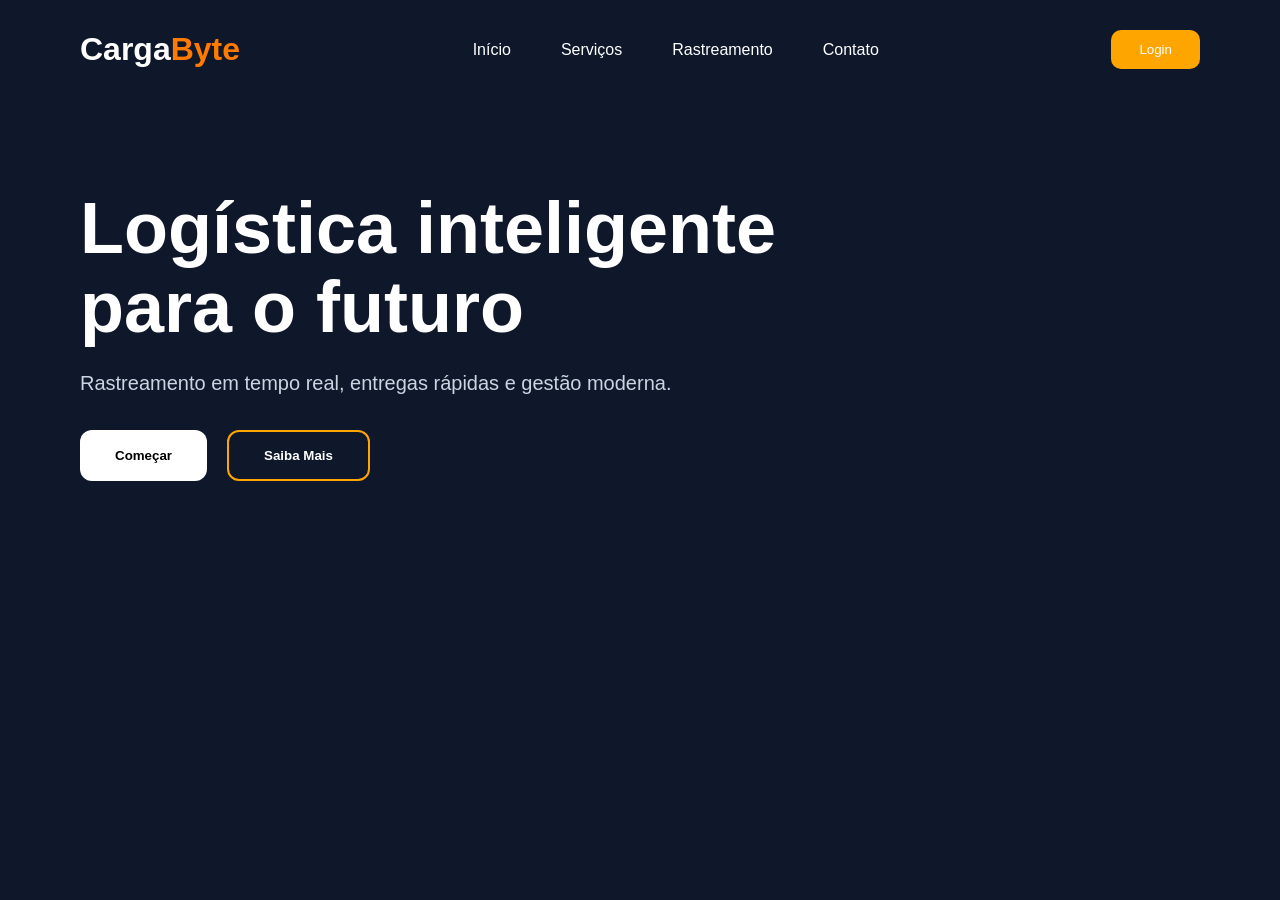
<file: index.html>
<!DOCTYPE html>
<html lang="pt-BR">

<head>
  <meta charset="UTF-8">
  <meta name="viewport" content="width=device-width, initial-scale=1.0">

  <title>CargaByte</title>

  <link rel="stylesheet" href="style.css">

  <link rel="preconnect" href="https://fonts.googleapis.com">

  <link href="https://fonts.googleapis.com/css2?family=Poppins:wght@300;400;500;600;700&display=swap" rel="stylesheet">
</head>

<body>

  <header class="topo">

    <nav class="navbar">

      <div class="logo">
        <span class="branco">Carga</span><span class="laranja">Byte</span>
      </div>

      <ul class="menu">
        <li><a href="#">Início</a></li>
        <li><a href="#">Serviços</a></li>
        <li><a href="#">Rastreamento</a></li>
        <li><a href="#">Contato</a></li>
      </ul>

      <button class="btn-nav">Login</button>

    </nav>

    <section class="hero">

      <div class="hero-texto">

        <h1>
          Logística inteligente<br>
          para o futuro
        </h1>

        <p>
          Rastreamento em tempo real,
          entregas rápidas e gestão moderna.
        </p>

        <div class="botoes">
          <button class="btn-primary">Começar</button>
          <button class="btn-secondary">Saiba Mais</button>
        </div>

      </div>

    </section>
    <script src="script.js"></script>
  </header>
</body>
</html>
</file>
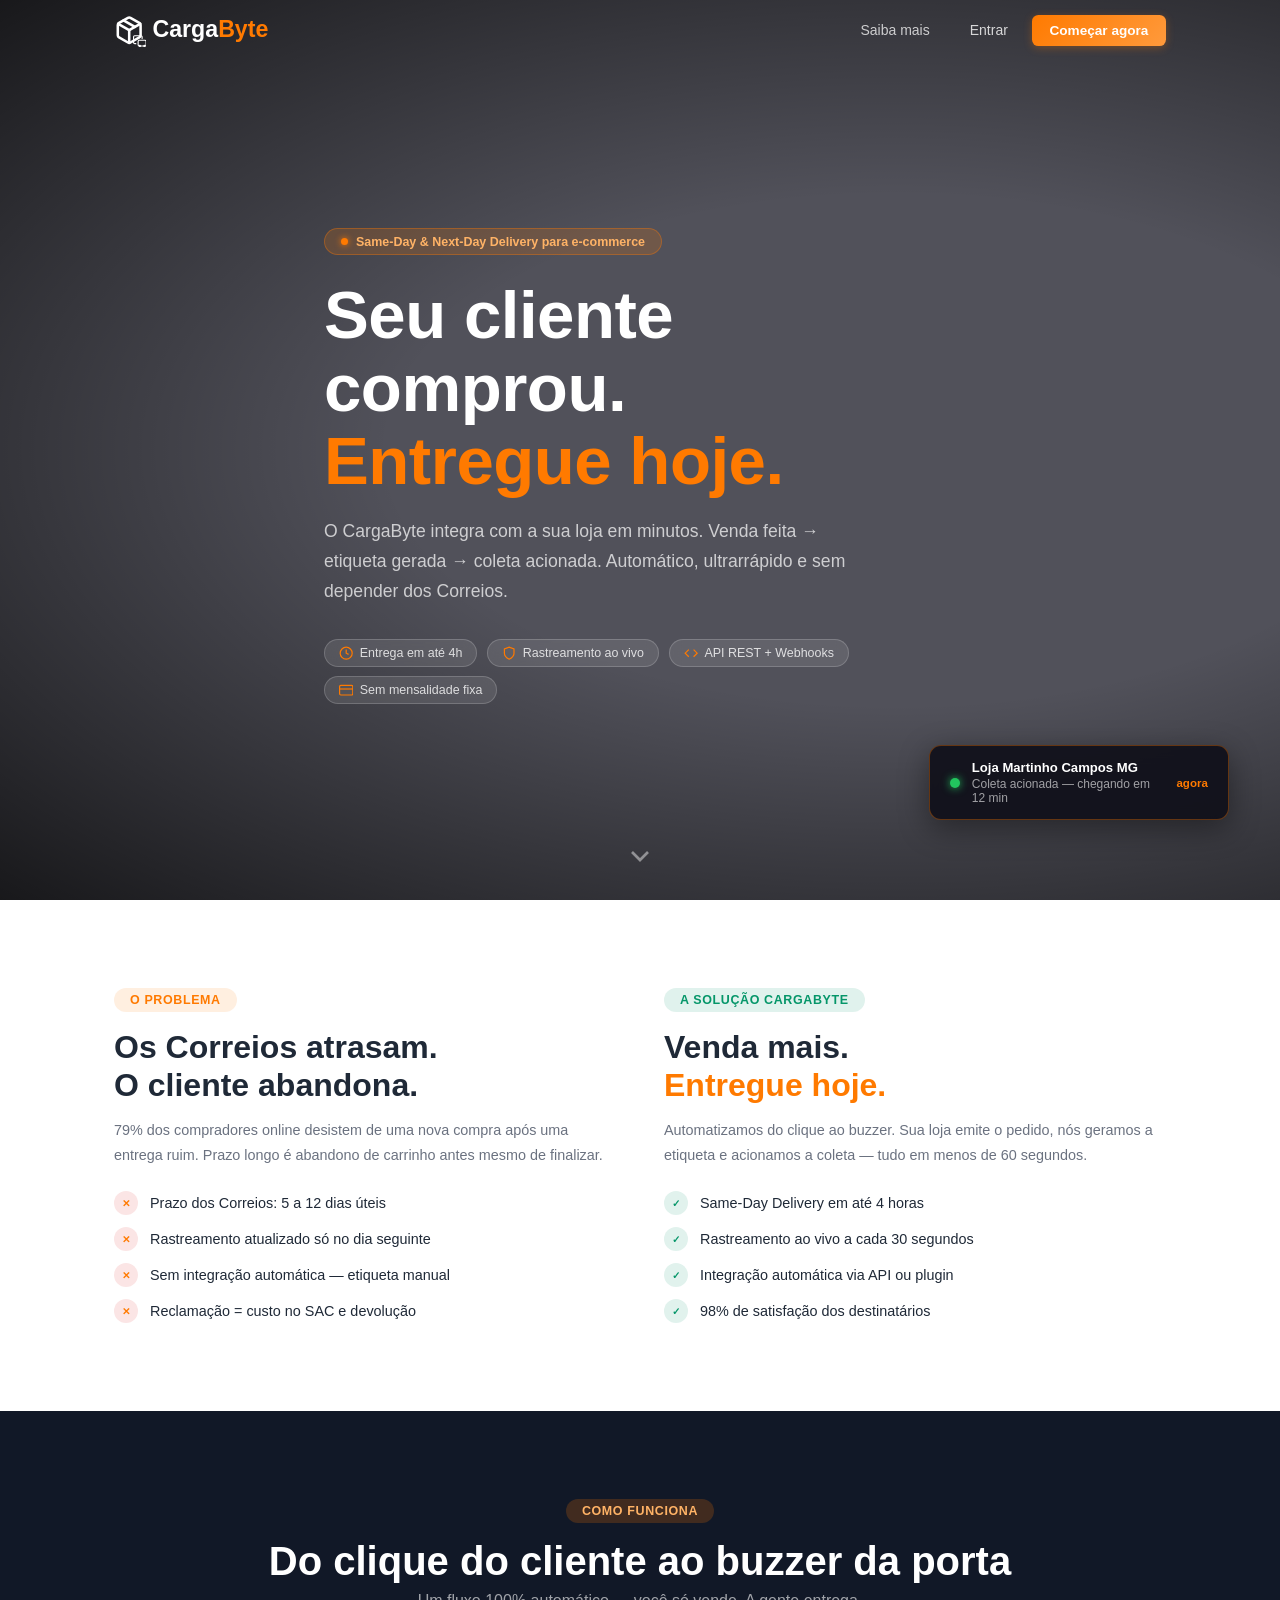
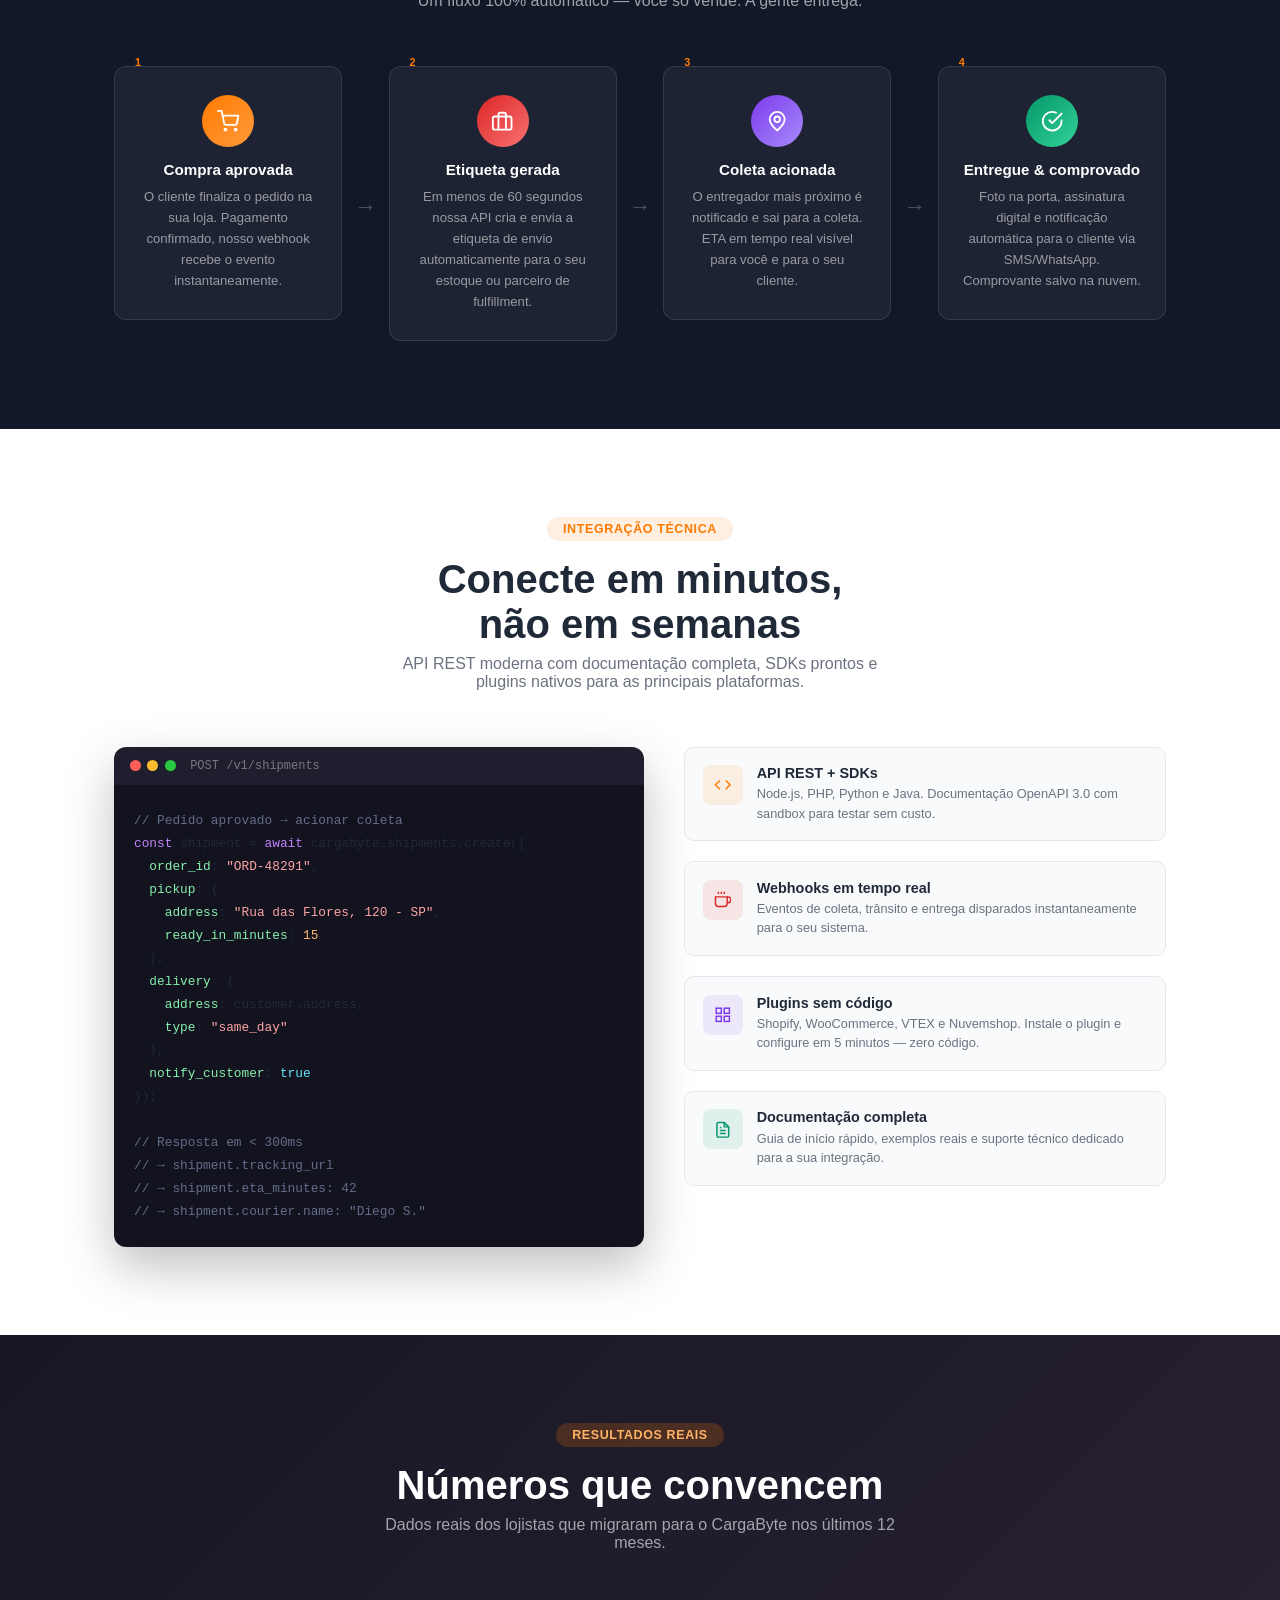
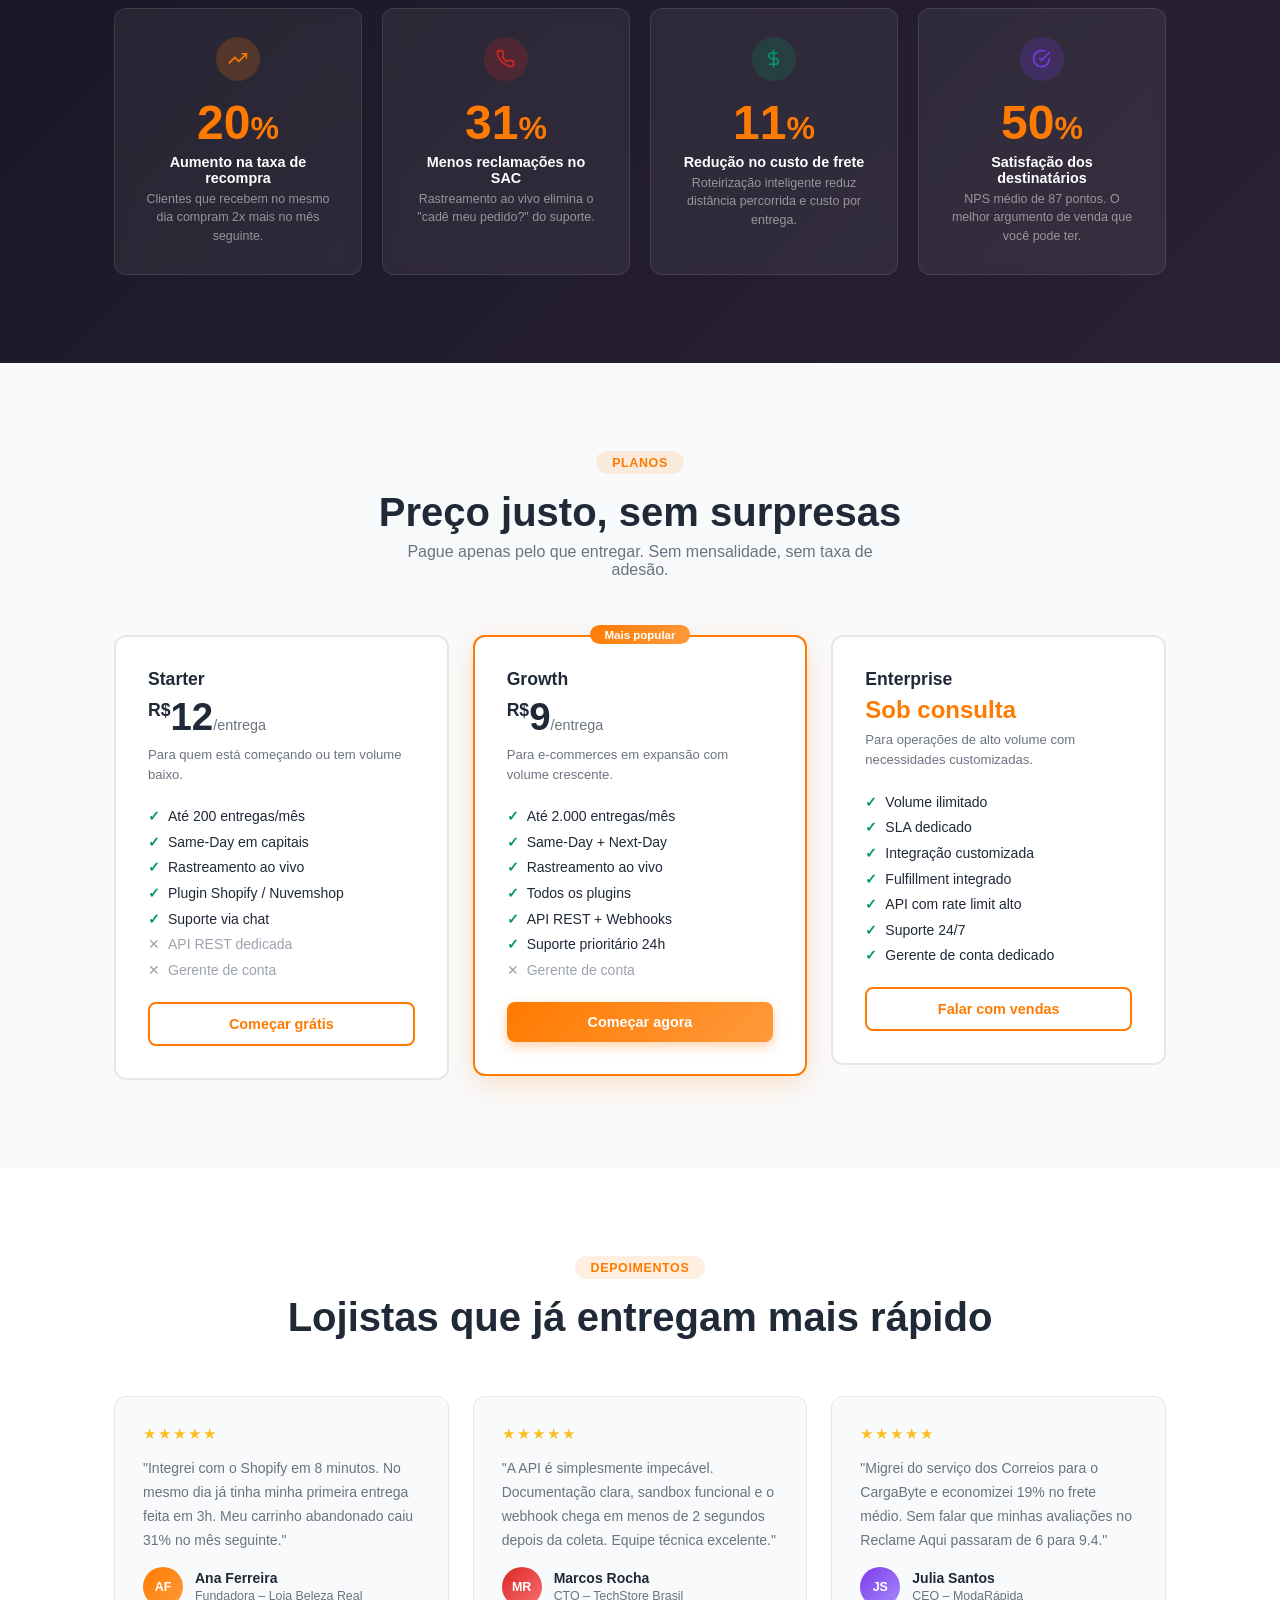
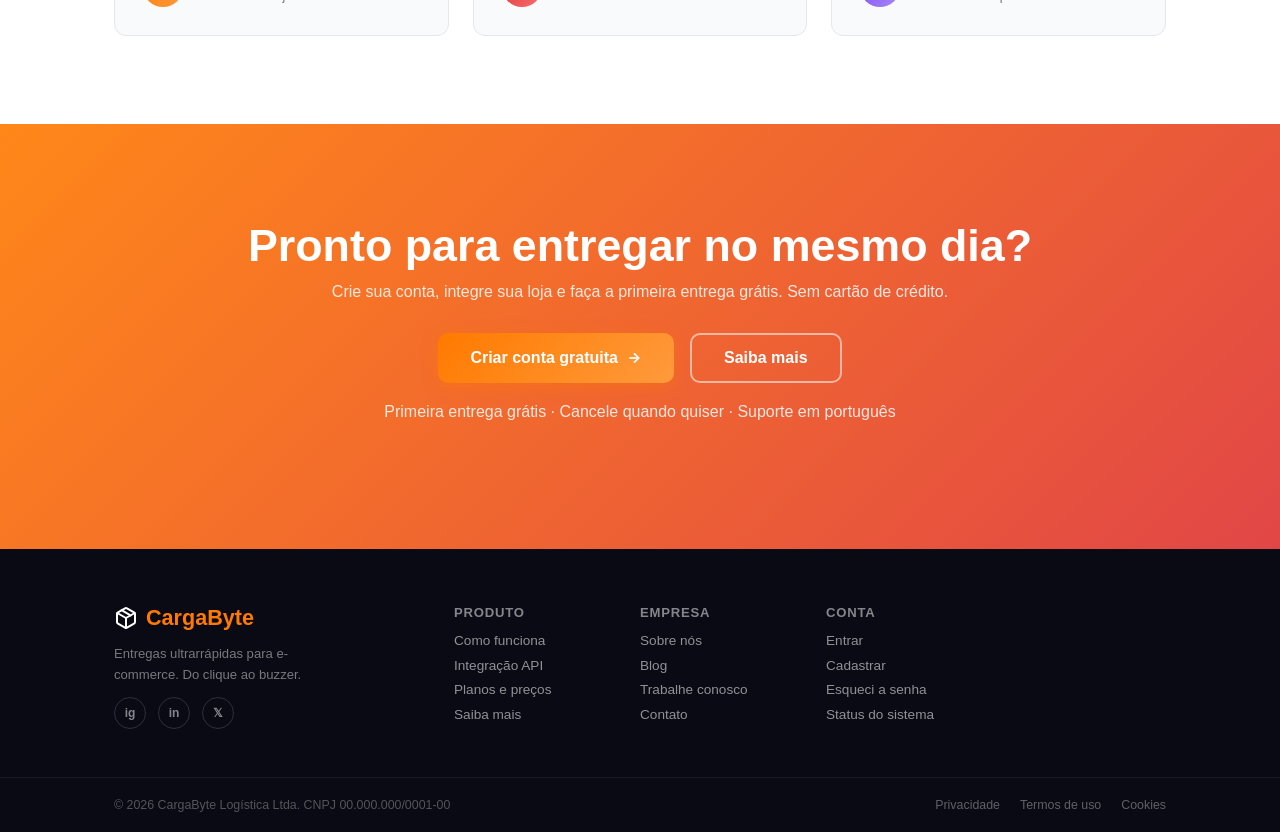
<file: comecar.html>
<!DOCTYPE html>
<html lang="pt-BR">
<head>
  <meta charset="UTF-8" />
  <meta name="viewport" content="width=device-width, initial-scale=1.0" />
  <title>CargaByte – Entrega no Mesmo Dia para E-commerce</title>
  <link rel="stylesheet" href="comecarStyling.css" />
</head>
<body>

  <!-- ===== NAVBAR ===== -->
  <nav class="navbar" id="navbar">
    <div class="nav-inner">
      <a href="#" class="nav-logo">
        <div class="logo-icons">
          <svg class="icon-pkg" viewBox="0 0 24 24" fill="none" stroke="currentColor" stroke-width="2" stroke-linecap="round" stroke-linejoin="round">
            <path d="M16.5 9.4 7.55 4.24"/><path d="M21 16V8a2 2 0 0 0-1-1.73l-7-4a2 2 0 0 0-2 0l-7 4A2 2 0 0 0 3 8v8a2 2 0 0 0 1 1.73l7 4a2 2 0 0 0 2 0l7-4A2 2 0 0 0 21 16z"/>
            <polyline points="3.29 7 12 12 20.71 7"/><line x1="12" y1="22" x2="12" y2="12"/>
          </svg>
          <svg class="icon-trk" viewBox="0 0 24 24" fill="none" stroke="currentColor" stroke-width="2" stroke-linecap="round" stroke-linejoin="round">
            <path d="M5 17H3a2 2 0 0 1-2-2V5a2 2 0 0 1 2-2h11a2 2 0 0 1 2 2v3"/>
            <rect x="9" y="11" width="14" height="10" rx="2"/>
            <circle cx="12" cy="21" r="1"/><circle cx="20" cy="21" r="1"/>
          </svg>
        </div>
        <span><span class="c-white">Carga</span><span class="c-red">Byte</span></span>
      </a>

      <div class="nav-links" id="nav-links">
        <a href="saiba-mais.html">Saiba mais</a>
      </div>

      <div class="nav-actions">
        <a href="login.html" class="btn-ghost-nav">Entrar</a>
        <a href="register.html" class="btn-orange-sm">Começar agora</a>
      </div>

      <button class="hamburger" id="hamburger" aria-label="Menu">
        <span></span><span></span><span></span>
      </button>
    </div>
  </nav>

  <!-- ===== HERO ===== -->
  <section class="hero" id="hero">
    <div class="hero-bg">
      <div class="hero-moto-fade"></div>
      <div class="hero-overlay"></div>
      <div class="hero-vignette"></div>
    </div>

    <div class="container hero-body">
      <div class="hero-tag">
        <span class="tag-dot"></span>
        Same-Day &amp; Next-Day Delivery para e-commerce
      </div>

      <h1 class="hero-title">
        Seu cliente comprou.<br/>
        <span class="c-orange">Entregue hoje.</span>
      </h1>

      <p class="hero-sub">
        O CargaByte integra com a sua loja em minutos. Venda feita → etiqueta gerada → coleta acionada. Automático, ultrarrápido e sem depender dos Correios.
      </p>

      <div class="hero-badges">
        <div class="hero-badge-item">
          <svg viewBox="0 0 24 24" fill="none" stroke="currentColor" stroke-width="2"><circle cx="12" cy="12" r="10"/><polyline points="12 6 12 12 16 14"/></svg>
          Entrega em até 4h
        </div>
        <div class="hero-badge-item">
          <svg viewBox="0 0 24 24" fill="none" stroke="currentColor" stroke-width="2"><path d="M12 22s8-4 8-10V5l-8-3-8 3v7c0 6 8 10 8 10z"/></svg>
          Rastreamento ao vivo
        </div>
        <div class="hero-badge-item">
          <svg viewBox="0 0 24 24" fill="none" stroke="currentColor" stroke-width="2"><polyline points="16 18 22 12 16 6"/><polyline points="8 6 2 12 8 18"/></svg>
          API REST + Webhooks
        </div>
        <div class="hero-badge-item">
          <svg viewBox="0 0 24 24" fill="none" stroke="currentColor" stroke-width="2"><rect x="1" y="4" width="22" height="16" rx="2"/><line x1="1" y1="10" x2="23" y2="10"/></svg>
          Sem mensalidade fixa
        </div>
      </div>
    </div>

    <!-- Painel flutuante de pedido ao vivo -->
    <div class="live-card" id="live-card">
      <div class="live-dot"></div>
      <div class="live-info">
        <strong id="live-store">Loja Martinho Campos MG</strong>
        <span id="live-msg">Coleta acionada — chegando em 12 min</span>
      </div>
      <div class="live-time" id="live-time">agora</div>
    </div>

    <div class="hero-scroll-arrow">
      <svg viewBox="0 0 24 24" fill="none" stroke="currentColor" stroke-width="2"><polyline points="6 9 12 15 18 9"/></svg>
    </div>
  </section>

  <!-- ===== PROBLEMA / SOLUÇÃO ===== -->
  <section class="section" id="problema">
    <div class="container split-section">
      <div class="split-text" data-reveal>
        <div class="pill">O problema</div>
        <h2>Os Correios atrasam.<br/>O cliente abandona.</h2>
        <p>
          79% dos compradores online desistem de uma nova compra após uma entrega ruim. Prazo longo é abandono de carrinho antes mesmo de finalizar.
        </p>
        <ul class="pain-list">
          <li>
            <div class="pain-icon bad">✕</div>
            Prazo dos Correios: 5 a 12 dias úteis
          </li>
          <li>
            <div class="pain-icon bad">✕</div>
            Rastreamento atualizado só no dia seguinte
          </li>
          <li>
            <div class="pain-icon bad">✕</div>
            Sem integração automática — etiqueta manual
          </li>
          <li>
            <div class="pain-icon bad">✕</div>
            Reclamação = custo no SAC e devolução
          </li>
        </ul>
      </div>
      <div class="split-text" data-reveal>
        <div class="pill pill-green">A solução CargaByte</div>
        <h2>Venda mais.<br/><span class="c-orange">Entregue hoje.</span></h2>
        <p>
          Automatizamos do clique ao buzzer. Sua loja emite o pedido, nós geramos a etiqueta e acionamos a coleta — tudo em menos de 60 segundos.
        </p>
        <ul class="pain-list">
          <li>
            <div class="pain-icon good">✓</div>
            Same-Day Delivery em até 4 horas
          </li>
          <li>
            <div class="pain-icon good">✓</div>
            Rastreamento ao vivo a cada 30 segundos
          </li>
          <li>
            <div class="pain-icon good">✓</div>
            Integração automática via API ou plugin
          </li>
          <li>
            <div class="pain-icon good">✓</div>
            98% de satisfação dos destinatários
          </li>
        </ul>
      </div>
    </div>
  </section>

  <!-- ===== COMO FUNCIONA ===== -->
  <section class="section bg-dark" id="como-funciona">
    <div class="container">
      <div class="section-header light">
        <div class="pill pill-light">Como funciona</div>
        <h2>Do clique do cliente ao buzzer da porta</h2>
        <p>Um fluxo 100% automático — você só vende. A gente entrega.</p>
      </div>
      <div class="flow">
        <div class="flow-step" data-reveal>
          <div class="flow-num">1</div>
          <div class="flow-icon" style="background:linear-gradient(135deg,#FF7A00,#ff9a3c)">
            <svg viewBox="0 0 24 24" fill="none" stroke="currentColor" stroke-width="2" stroke-linecap="round" stroke-linejoin="round"><circle cx="9" cy="21" r="1"/><circle cx="20" cy="21" r="1"/><path d="M1 1h4l2.68 13.39a2 2 0 0 0 2 1.61h9.72a2 2 0 0 0 2-1.61L23 6H6"/></svg>
          </div>
          <h3>Compra aprovada</h3>
          <p>O cliente finaliza o pedido na sua loja. Pagamento confirmado, nosso webhook recebe o evento instantaneamente.</p>
        </div>
        <div class="flow-arrow">→</div>
        <div class="flow-step" data-reveal>
          <div class="flow-num">2</div>
          <div class="flow-icon" style="background:linear-gradient(135deg,#dc2626,#f87171)">
            <svg viewBox="0 0 24 24" fill="none" stroke="currentColor" stroke-width="2" stroke-linecap="round" stroke-linejoin="round"><rect x="2" y="7" width="20" height="14" rx="2"/><path d="M16 21V5a2 2 0 0 0-2-2h-4a2 2 0 0 0-2 2v16"/></svg>
          </div>
          <h3>Etiqueta gerada</h3>
          <p>Em menos de 60 segundos nossa API cria e envia a etiqueta de envio automaticamente para o seu estoque ou parceiro de fulfillment.</p>
        </div>
        <div class="flow-arrow">→</div>
        <div class="flow-step" data-reveal>
          <div class="flow-num">3</div>
          <div class="flow-icon" style="background:linear-gradient(135deg,#7c3aed,#a78bfa)">
            <svg viewBox="0 0 24 24" fill="none" stroke="currentColor" stroke-width="2" stroke-linecap="round" stroke-linejoin="round"><circle cx="12" cy="10" r="3"/><path d="M12 2a8 8 0 0 0-8 8c0 5.25 8 12 8 12s8-6.75 8-12a8 8 0 0 0-8-8z"/></svg>
          </div>
          <h3>Coleta acionada</h3>
          <p>O entregador mais próximo é notificado e sai para a coleta. ETA em tempo real visível para você e para o seu cliente.</p>
        </div>
        <div class="flow-arrow">→</div>
        <div class="flow-step" data-reveal>
          <div class="flow-num">4</div>
          <div class="flow-icon" style="background:linear-gradient(135deg,#059669,#34d399)">
            <svg viewBox="0 0 24 24" fill="none" stroke="currentColor" stroke-width="2" stroke-linecap="round" stroke-linejoin="round"><path d="M22 11.08V12a10 10 0 1 1-5.93-9.14"/><polyline points="22 4 12 14.01 9 11.01"/></svg>
          </div>
          <h3>Entregue &amp; comprovado</h3>
          <p>Foto na porta, assinatura digital e notificação automática para o cliente via SMS/WhatsApp. Comprovante salvo na nuvem.</p>
        </div>
      </div>
    </div>
  </section>

  <!-- ===== INTEGRAÇÃO ===== -->
  <section class="section" id="integracao">
    <div class="container">
      <div class="section-header">
        <div class="pill">Integração técnica</div>
        <h2>Conecte em minutos,<br/>não em semanas</h2>
        <p>API REST moderna com documentação completa, SDKs prontos e plugins nativos para as principais plataformas.</p>
      </div>

      <div class="integration-layout">
        <div class="integration-code" data-reveal>
          <div class="code-header">
            <span class="code-dot red"></span>
            <span class="code-dot yellow"></span>
            <span class="code-dot green"></span>
            <span class="code-title">POST /v1/shipments</span>
          </div>
          <pre class="code-block"><span class="c-comment">// Pedido aprovado → acionar coleta</span>
<span class="c-keyword">const</span> shipment = <span class="c-keyword">await</span> cargabyte.shipments.create({
  <span class="c-string">order_id</span>: <span class="c-value">"ORD-48291"</span>,
  <span class="c-string">pickup</span>: {
    <span class="c-string">address</span>: <span class="c-value">"Rua das Flores, 120 - SP"</span>,
    <span class="c-string">ready_in_minutes</span>: <span class="c-num">15</span>
  },
  <span class="c-string">delivery</span>: {
    <span class="c-string">address</span>: customer.address,
    <span class="c-string">type</span>: <span class="c-value">"same_day"</span>
  },
  <span class="c-string">notify_customer</span>: <span class="c-bool">true</span>
});

<span class="c-comment">// Resposta em &lt; 300ms</span>
<span class="c-comment">// → shipment.tracking_url</span>
<span class="c-comment">// → shipment.eta_minutes: 42</span>
<span class="c-comment">// → shipment.courier.name: "Diego S."</span></pre>
        </div>

        <div class="integration-features" data-reveal>
          <div class="int-feature">
            <div class="int-icon">
              <svg viewBox="0 0 24 24" fill="none" stroke="currentColor" stroke-width="2"><polyline points="16 18 22 12 16 6"/><polyline points="8 6 2 12 8 18"/></svg>
            </div>
            <div>
              <strong>API REST + SDKs</strong>
              <p>Node.js, PHP, Python e Java. Documentação OpenAPI 3.0 com sandbox para testar sem custo.</p>
            </div>
          </div>
          <div class="int-feature">
            <div class="int-icon" style="background:rgba(220,38,38,0.1);color:#dc2626">
              <svg viewBox="0 0 24 24" fill="none" stroke="currentColor" stroke-width="2"><path d="M18 8h1a4 4 0 0 1 0 8h-1"/><path d="M2 8h16v9a4 4 0 0 1-4 4H6a4 4 0 0 1-4-4V8z"/><line x1="6" y1="1" x2="6" y2="4"/><line x1="10" y1="1" x2="10" y2="4"/><line x1="14" y1="1" x2="14" y2="4"/></svg>
            </div>
            <div>
              <strong>Webhooks em tempo real</strong>
              <p>Eventos de coleta, trânsito e entrega disparados instantaneamente para o seu sistema.</p>
            </div>
          </div>
          <div class="int-feature">
            <div class="int-icon" style="background:rgba(124,58,237,0.1);color:#7c3aed">
              <svg viewBox="0 0 24 24" fill="none" stroke="currentColor" stroke-width="2"><rect x="3" y="3" width="7" height="7"/><rect x="14" y="3" width="7" height="7"/><rect x="14" y="14" width="7" height="7"/><rect x="3" y="14" width="7" height="7"/></svg>
            </div>
            <div>
              <strong>Plugins sem código</strong>
              <p>Shopify, WooCommerce, VTEX e Nuvemshop. Instale o plugin e configure em 5 minutos — zero código.</p>
            </div>
          </div>
          <div class="int-feature">
            <div class="int-icon" style="background:rgba(5,150,105,0.1);color:#059669">
              <svg viewBox="0 0 24 24" fill="none" stroke="currentColor" stroke-width="2"><path d="M14 2H6a2 2 0 0 0-2 2v16a2 2 0 0 0 2 2h12a2 2 0 0 0 2-2V8z"/><polyline points="14 2 14 8 20 8"/><line x1="16" y1="13" x2="8" y2="13"/><line x1="16" y1="17" x2="8" y2="17"/><polyline points="10 9 9 9 8 9"/></svg>
            </div>
            <div>
              <strong>Documentação completa</strong>
              <p>Guia de início rápido, exemplos reais e suporte técnico dedicado para a sua integração.</p>
            </div>
          </div>
        </div>
      </div>
    </div>
  </section>

  <!-- ===== RESULTADOS ===== -->
  <section class="section results-section" id="resultados">
    <div class="results-truck-bg"></div>
    <div class="results-overlay"></div>
    <div class="container" style="position:relative;z-index:2">
      <div class="section-header light">
        <div class="pill pill-light">Resultados reais</div>
        <h2>Números que convencem</h2>
        <p>Dados reais dos lojistas que migraram para o CargaByte nos últimos 12 meses.</p>
      </div>
      <div class="results-grid">
        <div class="result-card" data-reveal>
          <div class="result-icon" style="background:rgba(255,122,0,0.2)">
            <svg viewBox="0 0 24 24" fill="none" stroke="#FF7A00" stroke-width="2"><polyline points="23 6 13.5 15.5 8.5 10.5 1 18"/><polyline points="17 6 23 6 23 12"/></svg>
          </div>
          <strong class="result-val" data-target="40">0</strong><span class="result-suffix">%</span>
          <span class="result-label">Aumento na taxa de recompra</span>
          <p>Clientes que recebem no mesmo dia compram 2x mais no mês seguinte.</p>
        </div>
        <div class="result-card" data-reveal>
          <div class="result-icon" style="background:rgba(220,38,38,0.2)">
            <svg viewBox="0 0 24 24" fill="none" stroke="#dc2626" stroke-width="2"><path d="M22 16.92v3a2 2 0 0 1-2.18 2 19.79 19.79 0 0 1-8.63-3.07A19.5 19.5 0 0 1 4.69 13a19.79 19.79 0 0 1-3.07-8.67A2 2 0 0 1 3.6 2h3a2 2 0 0 1 2 1.72c.127.96.361 1.903.7 2.81a2 2 0 0 1-.45 2.11L8.09 9.91a16 16 0 0 0 6 6l1.27-1.27a2 2 0 0 1 2.11-.45c.907.339 1.85.573 2.81.7A2 2 0 0 1 22 16.92z"/></svg>
          </div>
          <strong class="result-val" data-target="60">0</strong><span class="result-suffix">%</span>
          <span class="result-label">Menos reclamações no SAC</span>
          <p>Rastreamento ao vivo elimina o "cadê meu pedido?" do suporte.</p>
        </div>
        <div class="result-card" data-reveal>
          <div class="result-icon" style="background:rgba(5,150,105,0.2)">
            <svg viewBox="0 0 24 24" fill="none" stroke="#059669" stroke-width="2"><line x1="12" y1="1" x2="12" y2="23"/><path d="M17 5H9.5a3.5 3.5 0 0 0 0 7h5a3.5 3.5 0 0 1 0 7H6"/></svg>
          </div>
          <strong class="result-val" data-target="23">0</strong><span class="result-suffix">%</span>
          <span class="result-label">Redução no custo de frete</span>
          <p>Roteirização inteligente reduz distância percorrida e custo por entrega.</p>
        </div>
        <div class="result-card" data-reveal>
          <div class="result-icon" style="background:rgba(124,58,237,0.2)">
            <svg viewBox="0 0 24 24" fill="none" stroke="#7c3aed" stroke-width="2"><path d="M22 11.08V12a10 10 0 1 1-5.93-9.14"/><polyline points="22 4 12 14.01 9 11.01"/></svg>
          </div>
          <strong class="result-val" data-target="98">0</strong><span class="result-suffix">%</span>
          <span class="result-label">Satisfação dos destinatários</span>
          <p>NPS médio de 87 pontos. O melhor argumento de venda que você pode ter.</p>
        </div>
      </div>
    </div>
  </section>

  <!-- ===== PLANOS ===== -->
  <section class="section bg-light" id="planos">
    <div class="container">
      <div class="section-header">
        <div class="pill">Planos</div>
        <h2>Preço justo, sem surpresas</h2>
        <p>Pague apenas pelo que entregar. Sem mensalidade, sem taxa de adesão.</p>
      </div>

      <div class="plans-grid">

        <div class="plan-card" data-reveal>
          <div class="plan-header">
            <div class="plan-name">Starter</div>
            <div class="plan-price"><span class="plan-currency">R$</span>12<span class="plan-per">/entrega</span></div>
            <p class="plan-desc">Para quem está começando ou tem volume baixo.</p>
          </div>
          <ul class="plan-features">
            <li><span class="check">✓</span> Até 200 entregas/mês</li>
            <li><span class="check">✓</span> Same-Day em capitais</li>
            <li><span class="check">✓</span> Rastreamento ao vivo</li>
            <li><span class="check">✓</span> Plugin Shopify / Nuvemshop</li>
            <li><span class="check">✓</span> Suporte via chat</li>
            <li class="disabled"><span>✕</span> API REST dedicada</li>
            <li class="disabled"><span>✕</span> Gerente de conta</li>
          </ul>
          <a href="register.html" class="btn-plan-outline">Começar grátis</a>
        </div>

        <div class="plan-card plan-featured" data-reveal>
          <div class="plan-badge">Mais popular</div>
          <div class="plan-header">
            <div class="plan-name">Growth</div>
            <div class="plan-price"><span class="plan-currency">R$</span>9<span class="plan-per">/entrega</span></div>
            <p class="plan-desc">Para e-commerces em expansão com volume crescente.</p>
          </div>
          <ul class="plan-features">
            <li><span class="check">✓</span> Até 2.000 entregas/mês</li>
            <li><span class="check">✓</span> Same-Day + Next-Day</li>
            <li><span class="check">✓</span> Rastreamento ao vivo</li>
            <li><span class="check">✓</span> Todos os plugins</li>
            <li><span class="check">✓</span> API REST + Webhooks</li>
            <li><span class="check">✓</span> Suporte prioritário 24h</li>
            <li class="disabled"><span>✕</span> Gerente de conta</li>
          </ul>
          <a href="register.html" class="btn-plan-primary">Começar agora</a>
        </div>

        <div class="plan-card" data-reveal>
          <div class="plan-header">
            <div class="plan-name">Enterprise</div>
            <div class="plan-price plan-custom">Sob consulta</div>
            <p class="plan-desc">Para operações de alto volume com necessidades customizadas.</p>
          </div>
          <ul class="plan-features">
            <li><span class="check">✓</span> Volume ilimitado</li>
            <li><span class="check">✓</span> SLA dedicado</li>
            <li><span class="check">✓</span> Integração customizada</li>
            <li><span class="check">✓</span> Fulfillment integrado</li>
            <li><span class="check">✓</span> API com rate limit alto</li>
            <li><span class="check">✓</span> Suporte 24/7</li>
            <li><span class="check">✓</span> Gerente de conta dedicado</li>
          </ul>
          <a href="mailto:enterprise@cargabyte.com.br" class="btn-plan-outline">Falar com vendas</a>
        </div>

      </div>
    </div>
  </section>

  <!-- ===== DEPOIMENTOS ===== -->
  <section class="section" id="depoimentos">
    <div class="container">
      <div class="section-header">
        <div class="pill">Depoimentos</div>
        <h2>Lojistas que já entregam mais rápido</h2>
      </div>
      <div class="testimonials">
        <div class="testimonial" data-reveal>
          <div class="stars">★★★★★</div>
          <p>"Integrei com o Shopify em 8 minutos. No mesmo dia já tinha minha primeira entrega feita em 3h. Meu carrinho abandonado caiu 31% no mês seguinte."</p>
          <div class="t-author">
            <div class="avatar">AF</div>
            <div>
              <strong>Ana Ferreira</strong>
              <span>Fundadora – Loja Beleza Real</span>
            </div>
          </div>
        </div>
        <div class="testimonial" data-reveal>
          <div class="stars">★★★★★</div>
          <p>"A API é simplesmente impecável. Documentação clara, sandbox funcional e o webhook chega em menos de 2 segundos depois da coleta. Equipe técnica excelente."</p>
          <div class="t-author">
            <div class="avatar" style="background:linear-gradient(135deg,#dc2626,#f87171)">MR</div>
            <div>
              <strong>Marcos Rocha</strong>
              <span>CTO – TechStore Brasil</span>
            </div>
          </div>
        </div>
        <div class="testimonial" data-reveal>
          <div class="stars">★★★★★</div>
          <p>"Migrei do serviço dos Correios para o CargaByte e economizei 19% no frete médio. Sem falar que minhas avaliações no Reclame Aqui passaram de 6 para 9.4."</p>
          <div class="t-author">
            <div class="avatar" style="background:linear-gradient(135deg,#7c3aed,#a78bfa)">JS</div>
            <div>
              <strong>Julia Santos</strong>
              <span>CEO – ModaRápida</span>
            </div>
          </div>
        </div>
      </div>
    </div>
  </section>

  <!-- ===== CTA FINAL ===== -->
  <section class="cta-final">
    <div class="cta-moto-bg"></div>
    <div class="cta-overlay-final"></div>
    <div class="container cta-final-body">
      <h2>Pronto para entregar no mesmo dia?</h2>
      <p>Crie sua conta, integre sua loja e faça a primeira entrega grátis. Sem cartão de crédito.</p>
      <div class="cta-final-actions">
        <a href="register.html" class="btn-orange btn-hero">
          Criar conta gratuita
          <svg viewBox="0 0 24 24" fill="none" stroke="currentColor" stroke-width="2.5"><line x1="5" y1="12" x2="19" y2="12"/><polyline points="12 5 19 12 12 19"/></svg>
        </a>
        <a href="saiba-mais.html" class="btn-outline-hero">Saiba mais</a>
      </div>
      <p class="cta-note">Primeira entrega grátis · Cancele quando quiser · Suporte em português</p>
    </div>
  </section>

  <!-- ===== FOOTER ===== -->
  <footer class="footer">
    <div class="container footer-grid">
      <div class="footer-brand">
        <div class="footer-logo-wrap">
          <div class="logo-icons sm">
            <svg class="icon-pkg" viewBox="0 0 24 24" fill="none" stroke="currentColor" stroke-width="2" stroke-linecap="round" stroke-linejoin="round">
              <path d="M16.5 9.4 7.55 4.24"/><path d="M21 16V8a2 2 0 0 0-1-1.73l-7-4a2 2 0 0 0-2 0l-7 4A2 2 0 0 0 3 8v8a2 2 0 0 0 1 1.73l7 4a2 2 0 0 0 2 0l7-4A2 2 0 0 0 21 16z"/>
              <polyline points="3.29 7 12 12 20.71 7"/><line x1="12" y1="22" x2="12" y2="12"/>
            </svg>
          </div>
          <span class="footer-logotext"><span class="c-orange">Carga</span><span class="c-red">Byte</span></span>
        </div>
        <p>Entregas ultrarrápidas para e-commerce. Do clique ao buzzer.</p>
        <div class="footer-socials">
          <a href="#" aria-label="Instagram">ig</a>
          <a href="#" aria-label="LinkedIn">in</a>
          <a href="#" aria-label="Twitter/X">𝕏</a>
        </div>
      </div>
      <div class="footer-col">
        <strong>Produto</strong>
        <a href="#como-funciona">Como funciona</a>
        <a href="#integracao">Integração API</a>
        <a href="#planos">Planos e preços</a>
        <a href="saiba-mais.html">Saiba mais</a>
      </div>
      <div class="footer-col">
        <strong>Empresa</strong>
        <a href="#">Sobre nós</a>
        <a href="#">Blog</a>
        <a href="#">Trabalhe conosco</a>
        <a href="#">Contato</a>
      </div>
      <div class="footer-col">
        <strong>Conta</strong>
        <a href="login.html">Entrar</a>
        <a href="register.html">Cadastrar</a>
        <a href="forgot-password.html">Esqueci a senha</a>
        <a href="#">Status do sistema</a>
      </div>
    </div>
    <div class="footer-bottom">
      <div class="container footer-bottom-inner">
        <p>© 2026 CargaByte Logística Ltda. CNPJ 00.000.000/0001-00</p>
        <div class="footer-legal">
          <a href="#">Privacidade</a>
          <a href="#">Termos de uso</a>
          <a href="#">Cookies</a>
        </div>
      </div>
    </div>
  </footer>

  <script src="script.js"></script>
</body>
</html>
</file>
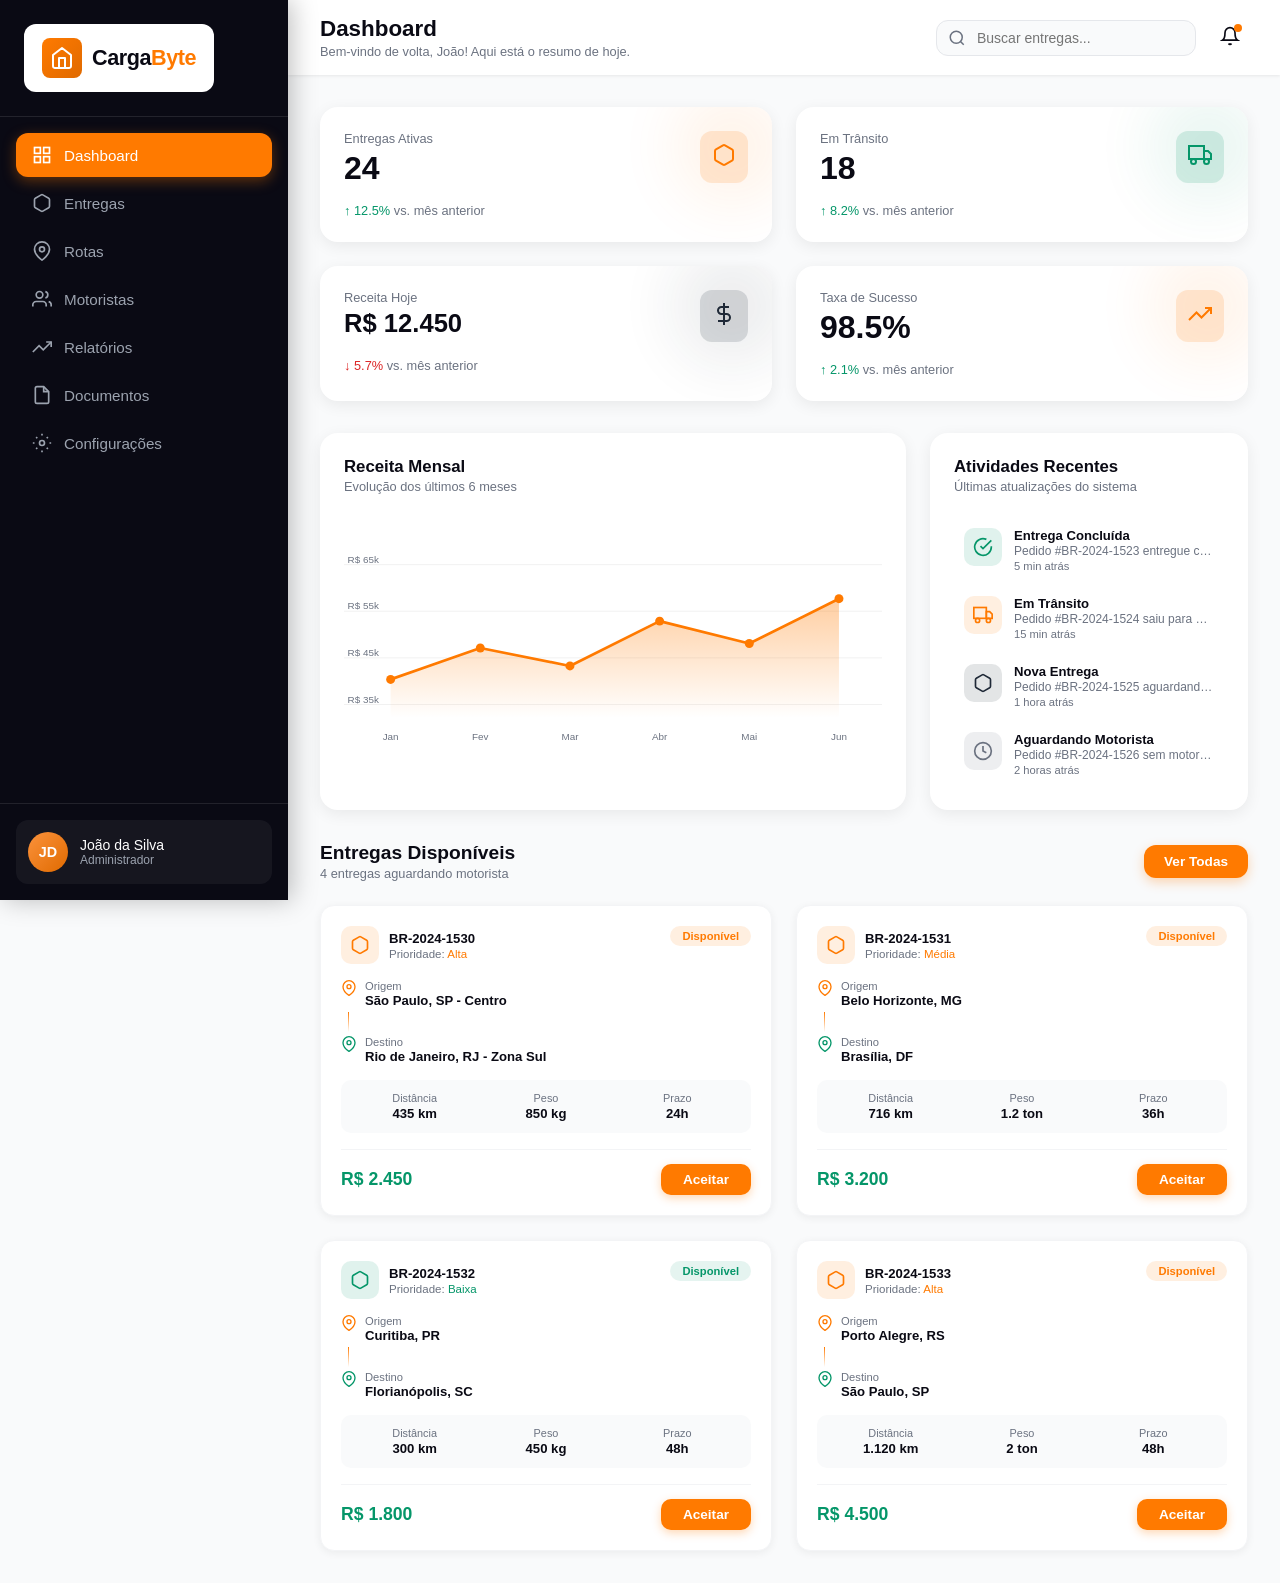
<file: dashboard.html>
<!DOCTYPE html>
<html lang="pt-BR">
<head>
  <meta charset="UTF-8" />
  <meta name="viewport" content="width=device-width, initial-scale=1.0" />
  <title>CargaByte — Dashboard</title>
  <link rel="stylesheet" href="dashboardStyling.css" />
</head>
<body>

  <!-- ===== SIDEBAR ===== -->
  <aside class="sidebar" id="sidebar">
    <div class="sidebar-logo">
      <div class="logo-wrapper">
        <div class="logo-icon">
          <svg width="24" height="24" viewBox="0 0 24 24" fill="none">
            <path d="M3 9L12 2L21 9V20C21 20.53 20.79 21.04 20.41 21.41C20.04 21.79 19.53 22 19 22H5C4.47 22 3.96 21.79 3.59 21.41C3.21 21.04 3 20.53 3 20V9Z" stroke="white" stroke-width="2" stroke-linecap="round" stroke-linejoin="round"/>
            <path d="M9 22V12H15V22" stroke="white" stroke-width="2" stroke-linecap="round" stroke-linejoin="round"/>
          </svg>
        </div>
        <span class="logo-text">Carga<span class="logo-byte">Byte</span></span>
      </div>
    </div>

    <nav class="sidebar-nav">
      <button class="nav-item active">
        <svg width="20" height="20" viewBox="0 0 24 24" fill="none" stroke="currentColor" stroke-width="2"><rect x="3" y="3" width="7" height="7"/><rect x="14" y="3" width="7" height="7"/><rect x="3" y="14" width="7" height="7"/><rect x="14" y="14" width="7" height="7"/></svg>
        Dashboard
      </button>
      <a href="entregas.html" class="nav-item">
            <svg width="20" height="20" viewBox="0 0 24 24" fill="none" stroke="currentColor" stroke-width="2"><path d="M21 16V8a2 2 0 0 0-1-1.73L13 2.27a2 2 0 0 0-2 0L4 6.27A2 2 0 0 0 3 8v8a2 2 0 0 0 1 1.73l7 4a2 2 0 0 0 2 0l7-4A2 2 0 0 0 21 16z"/></svg>
                Entregas
            <span class="nav-badge" id="nav-badge" style="display:none"></span>
       </a>
      <button class="nav-item">
        <svg width="20" height="20" viewBox="0 0 24 24" fill="none" stroke="currentColor" stroke-width="2"><path d="M21 10c0 7-9 13-9 13S3 17 3 10a9 9 0 0 1 18 0z"/><circle cx="12" cy="10" r="3"/></svg>
        Rotas
      </button>
      <button class="nav-item">
        <svg width="20" height="20" viewBox="0 0 24 24" fill="none" stroke="currentColor" stroke-width="2"><path d="M17 21v-2a4 4 0 0 0-4-4H5a4 4 0 0 0-4 4v2"/><circle cx="9" cy="7" r="4"/><path d="M23 21v-2a4 4 0 0 0-3-3.87"/><path d="M16 3.13a4 4 0 0 1 0 7.75"/></svg>
        Motoristas
      </button>
      <button class="nav-item">
        <svg width="20" height="20" viewBox="0 0 24 24" fill="none" stroke="currentColor" stroke-width="2"><polyline points="23 6 13.5 15.5 8.5 10.5 1 18"/><polyline points="17 6 23 6 23 12"/></svg>
        Relatórios
      </button>
      <button class="nav-item">
        <svg width="20" height="20" viewBox="0 0 24 24" fill="none" stroke="currentColor" stroke-width="2"><path d="M14 2H6a2 2 0 0 0-2 2v16a2 2 0 0 0 2 2h12a2 2 0 0 0 2-2V8z"/><polyline points="14 2 14 8 20 8"/></svg>
        Documentos
      </button>
      <button class="nav-item">
        <svg width="20" height="20" viewBox="0 0 24 24" fill="none" stroke="currentColor" stroke-width="2"><circle cx="12" cy="12" r="3"/><path d="M19.07 4.93l-1.41 1.41M4.93 4.93l1.41 1.41M19.07 19.07l-1.41-1.41M4.93 19.07l1.41-1.41M1 12h2M21 12h2M12 1v2M12 21v2"/></svg>
        Configurações
      </button>
    </nav>

    <div class="sidebar-user">
      <div class="user-card">
        <div class="user-avatar">JD</div>
        <div class="user-info">
          <p class="user-name">João da Silva</p>
          <p class="user-role">Administrador</p>
        </div>
      </div>
    </div>
  </aside>

  <!-- ===== MAIN CONTENT ===== -->
  <main class="main-content">

    <!-- Header -->
    <header class="topbar">
      <div class="topbar-left">
        <h1 class="page-title">Dashboard</h1>
        <p class="page-subtitle">Bem-vindo de volta, João! Aqui está o resumo de hoje.</p>
      </div>
      <div class="topbar-right">
        <div class="search-wrapper">
          <svg class="search-icon" width="18" height="18" viewBox="0 0 24 24" fill="none" stroke="currentColor" stroke-width="2"><circle cx="11" cy="11" r="8"/><line x1="21" y1="21" x2="16.65" y2="16.65"/></svg>
          <input class="search-input" type="text" placeholder="Buscar entregas..." />
        </div>
        <button class="notif-btn">
          <svg width="20" height="20" viewBox="0 0 24 24" fill="none" stroke="currentColor" stroke-width="2"><path d="M18 8A6 6 0 0 0 6 8c0 7-3 9-3 9h18s-3-2-3-9"/><path d="M13.73 21a2 2 0 0 1-3.46 0"/></svg>
          <span class="notif-dot"></span>
        </button>
      </div>
    </header>

    <div class="page-body">

      <!-- Stats Grid -->
      <div class="stats-grid">
        <div class="stat-card" style="--card-color: #FF7A00; animation-delay: 0.1s;">
          <div class="stat-bg-blob"></div>
          <div class="stat-body">
            <div class="stat-header">
              <div>
                <p class="stat-label">Entregas Ativas</p>
                <h3 class="stat-value">24</h3>
              </div>
              <div class="stat-icon">
                <svg width="24" height="24" viewBox="0 0 24 24" fill="none" stroke="currentColor" stroke-width="2"><path d="M21 16V8a2 2 0 0 0-1-1.73L13 2.27a2 2 0 0 0-2 0L4 6.27A2 2 0 0 0 3 8v8a2 2 0 0 0 1 1.73l7 4a2 2 0 0 0 2 0l7-4A2 2 0 0 0 21 16z"/></svg>
              </div>
            </div>
            <p class="stat-trend positive">↑ 12.5% <span>vs. mês anterior</span></p>
          </div>
        </div>

        <div class="stat-card" style="--card-color: #059669; animation-delay: 0.2s;">
          <div class="stat-bg-blob"></div>
          <div class="stat-body">
            <div class="stat-header">
              <div>
                <p class="stat-label">Em Trânsito</p>
                <h3 class="stat-value">18</h3>
              </div>
              <div class="stat-icon">
                <svg width="24" height="24" viewBox="0 0 24 24" fill="none" stroke="currentColor" stroke-width="2"><rect x="1" y="3" width="15" height="13"/><polygon points="16 8 20 8 23 11 23 16 16 16 16 8"/><circle cx="5.5" cy="18.5" r="2.5"/><circle cx="18.5" cy="18.5" r="2.5"/></svg>
              </div>
            </div>
            <p class="stat-trend positive">↑ 8.2% <span>vs. mês anterior</span></p>
          </div>
        </div>

        <div class="stat-card" style="--card-color: #1f2937; animation-delay: 0.3s;">
          <div class="stat-bg-blob"></div>
          <div class="stat-body">
            <div class="stat-header">
              <div>
                <p class="stat-label">Receita Hoje</p>
                <h3 class="stat-value" style="font-size:1.6rem;">R$ 12.450</h3>
              </div>
              <div class="stat-icon">
                <svg width="24" height="24" viewBox="0 0 24 24" fill="none" stroke="currentColor" stroke-width="2"><line x1="12" y1="1" x2="12" y2="23"/><path d="M17 5H9.5a3.5 3.5 0 0 0 0 7h5a3.5 3.5 0 0 1 0 7H6"/></svg>
              </div>
            </div>
            <p class="stat-trend negative">↓ 5.7% <span>vs. mês anterior</span></p>
          </div>
        </div>

        <div class="stat-card" style="--card-color: #FF7A00; animation-delay: 0.4s;">
          <div class="stat-bg-blob"></div>
          <div class="stat-body">
            <div class="stat-header">
              <div>
                <p class="stat-label">Taxa de Sucesso</p>
                <h3 class="stat-value">98.5%</h3>
              </div>
              <div class="stat-icon">
                <svg width="24" height="24" viewBox="0 0 24 24" fill="none" stroke="currentColor" stroke-width="2"><polyline points="23 6 13.5 15.5 8.5 10.5 1 18"/><polyline points="17 6 23 6 23 12"/></svg>
              </div>
            </div>
            <p class="stat-trend positive">↑ 2.1% <span>vs. mês anterior</span></p>
          </div>
        </div>
      </div>

      <!-- Charts Row -->
      <div class="charts-row">
        <!-- Revenue Chart -->
        <div class="card chart-card">
          <div class="card-header">
            <h3 class="card-title">Receita Mensal</h3>
            <p class="card-subtitle">Evolução dos últimos 6 meses</p>
          </div>
          <div class="chart-area">
            <svg viewBox="0 0 600 260" preserveAspectRatio="none" class="chart-svg">
              <defs>
                <linearGradient id="areaGrad" x1="0" y1="0" x2="0" y2="1">
                  <stop offset="5%"  stop-color="#FF7A00" stop-opacity="0.35"/>
                  <stop offset="95%" stop-color="#FF7A00" stop-opacity="0"/>
                </linearGradient>
              </defs>
              <!-- Grid lines -->
              <line x1="0" y1="52"  x2="600" y2="52"  stroke="#f0f0f0" stroke-width="1"/>
              <line x1="0" y1="104" x2="600" y2="104" stroke="#f0f0f0" stroke-width="1"/>
              <line x1="0" y1="156" x2="600" y2="156" stroke="#f0f0f0" stroke-width="1"/>
              <line x1="0" y1="208" x2="600" y2="208" stroke="#f0f0f0" stroke-width="1"/>
              <!-- Y labels -->
              <text x="4" y="50"  font-size="11" fill="#6b7280">R$ 65k</text>
              <text x="4" y="102" font-size="11" fill="#6b7280">R$ 55k</text>
              <text x="4" y="154" font-size="11" fill="#6b7280">R$ 45k</text>
              <text x="4" y="206" font-size="11" fill="#6b7280">R$ 35k</text>
              <!-- X labels -->
              <text x="52"  y="248" font-size="11" fill="#6b7280" text-anchor="middle">Jan</text>
              <text x="152" y="248" font-size="11" fill="#6b7280" text-anchor="middle">Fev</text>
              <text x="252" y="248" font-size="11" fill="#6b7280" text-anchor="middle">Mar</text>
              <text x="352" y="248" font-size="11" fill="#6b7280" text-anchor="middle">Abr</text>
              <text x="452" y="248" font-size="11" fill="#6b7280" text-anchor="middle">Mai</text>
              <text x="552" y="248" font-size="11" fill="#6b7280" text-anchor="middle">Jun</text>
              <!-- Area fill: Jan=45k→y≈180, Fev=52k→y≈145, Mar=48k→y≈165, Abr=61k→y≈115, Mai=55k→y≈140, Jun=67k→y≈90 -->
              <polygon
                points="52,180 152,145 252,165 352,115 452,140 552,90 552,230 52,230"
                fill="url(#areaGrad)"
              />
              <!-- Line -->
              <polyline
                points="52,180 152,145 252,165 352,115 452,140 552,90"
                fill="none"
                stroke="#FF7A00"
                stroke-width="3"
                stroke-linecap="round"
                stroke-linejoin="round"
                class="chart-line"
              />
              <!-- Dots -->
              <circle cx="52"  cy="180" r="5" fill="#FF7A00"/>
              <circle cx="152" cy="145" r="5" fill="#FF7A00"/>
              <circle cx="252" cy="165" r="5" fill="#FF7A00"/>
              <circle cx="352" cy="115" r="5" fill="#FF7A00"/>
              <circle cx="452" cy="140" r="5" fill="#FF7A00"/>
              <circle cx="552" cy="90"  r="5" fill="#FF7A00"/>
            </svg>
          </div>
        </div>

        <!-- Activity Feed -->
        <div class="card activity-card">
          <div class="card-header">
            <h3 class="card-title">Atividades Recentes</h3>
            <p class="card-subtitle">Últimas atualizações do sistema</p>
          </div>
          <div class="activity-list">
            <div class="activity-item" style="animation-delay:0.7s">
              <div class="activity-icon" style="--ic:#059669">
                <svg width="20" height="20" viewBox="0 0 24 24" fill="none" stroke="#059669" stroke-width="2"><path d="M22 11.08V12a10 10 0 1 1-5.93-9.14"/><polyline points="22 4 12 14.01 9 11.01"/></svg>
              </div>
              <div class="activity-text">
                <p class="activity-title">Entrega Concluída</p>
                <p class="activity-desc">Pedido #BR-2024-1523 entregue com sucesso</p>
                <p class="activity-time">5 min atrás</p>
              </div>
            </div>
            <div class="activity-item" style="animation-delay:0.8s">
              <div class="activity-icon" style="--ic:#FF7A00">
                <svg width="20" height="20" viewBox="0 0 24 24" fill="none" stroke="#FF7A00" stroke-width="2"><rect x="1" y="3" width="15" height="13"/><polygon points="16 8 20 8 23 11 23 16 16 16 16 8"/><circle cx="5.5" cy="18.5" r="2.5"/><circle cx="18.5" cy="18.5" r="2.5"/></svg>
              </div>
              <div class="activity-text">
                <p class="activity-title">Em Trânsito</p>
                <p class="activity-desc">Pedido #BR-2024-1524 saiu para entrega</p>
                <p class="activity-time">15 min atrás</p>
              </div>
            </div>
            <div class="activity-item" style="animation-delay:0.9s">
              <div class="activity-icon" style="--ic:#1f2937">
                <svg width="20" height="20" viewBox="0 0 24 24" fill="none" stroke="#1f2937" stroke-width="2"><path d="M21 16V8a2 2 0 0 0-1-1.73L13 2.27a2 2 0 0 0-2 0L4 6.27A2 2 0 0 0 3 8v8a2 2 0 0 0 1 1.73l7 4a2 2 0 0 0 2 0l7-4A2 2 0 0 0 21 16z"/></svg>
              </div>
              <div class="activity-text">
                <p class="activity-title">Nova Entrega</p>
                <p class="activity-desc">Pedido #BR-2024-1525 aguardando coleta</p>
                <p class="activity-time">1 hora atrás</p>
              </div>
            </div>
            <div class="activity-item" style="animation-delay:1s">
              <div class="activity-icon" style="--ic:#6b7280">
                <svg width="20" height="20" viewBox="0 0 24 24" fill="none" stroke="#6b7280" stroke-width="2"><circle cx="12" cy="12" r="10"/><polyline points="12 6 12 12 16 14"/></svg>
              </div>
              <div class="activity-text">
                <p class="activity-title">Aguardando Motorista</p>
                <p class="activity-desc">Pedido #BR-2024-1526 sem motorista atribuído</p>
                <p class="activity-time">2 horas atrás</p>
              </div>
            </div>
          </div>
        </div>
      </div>

      <!-- Deliveries Section -->
      <div class="deliveries-section">
        <div class="section-header">
          <div>
            <h2 class="section-title">Entregas Disponíveis</h2>
            <p class="section-subtitle" id="delivery-count">4 entregas aguardando motorista</p>
          </div>
          <button class="btn-primary">Ver Todas</button>
        </div>

        <div class="deliveries-grid" id="deliveries-grid">

          <!-- Card 1 -->
          <div class="delivery-card" data-id="BR-2024-1530" style="--pcolor:#FF7A00; animation-delay:0.1s">
            <div class="dc-header">
              <div class="dc-id-block">
                <div class="dc-pkg-icon"><svg width="20" height="20" viewBox="0 0 24 24" fill="none" stroke="#FF7A00" stroke-width="2"><path d="M21 16V8a2 2 0 0 0-1-1.73L13 2.27a2 2 0 0 0-2 0L4 6.27A2 2 0 0 0 3 8v8a2 2 0 0 0 1 1.73l7 4a2 2 0 0 0 2 0l7-4A2 2 0 0 0 21 16z"/></svg></div>
                <div><p class="dc-id">BR-2024-1530</p><p class="dc-priority">Prioridade: <span style="color:#FF7A00">Alta</span></p></div>
              </div>
              <span class="dc-badge">Disponível</span>
            </div>
            <div class="dc-route">
              <div class="dc-point"><svg width="16" height="16" viewBox="0 0 24 24" fill="none" stroke="#FF7A00" stroke-width="2"><path d="M21 10c0 7-9 13-9 13S3 17 3 10a9 9 0 0 1 18 0z"/><circle cx="12" cy="10" r="3"/></svg><div><p class="dc-point-label">Origem</p><p class="dc-point-val">São Paulo, SP - Centro</p></div></div>
              <div class="dc-connector"></div>
              <div class="dc-point"><svg width="16" height="16" viewBox="0 0 24 24" fill="none" stroke="#059669" stroke-width="2"><path d="M21 10c0 7-9 13-9 13S3 17 3 10a9 9 0 0 1 18 0z"/><circle cx="12" cy="10" r="3"/></svg><div><p class="dc-point-label">Destino</p><p class="dc-point-val">Rio de Janeiro, RJ - Zona Sul</p></div></div>
            </div>
            <div class="dc-info">
              <div><p class="dc-info-label">Distância</p><p class="dc-info-val">435 km</p></div>
              <div><p class="dc-info-label">Peso</p><p class="dc-info-val">850 kg</p></div>
              <div><p class="dc-info-label">Prazo</p><p class="dc-info-val">24h</p></div>
            </div>
            <div class="dc-footer">
              <span class="dc-payment">R$ 2.450</span>
              <button class="btn-accept" onclick="acceptDelivery(this)">Aceitar</button>
            </div>
          </div>

          <!-- Card 2 -->
          <div class="delivery-card" data-id="BR-2024-1531" style="--pcolor:#FF7A00; animation-delay:0.2s">
            <div class="dc-header">
              <div class="dc-id-block">
                <div class="dc-pkg-icon"><svg width="20" height="20" viewBox="0 0 24 24" fill="none" stroke="#FF7A00" stroke-width="2"><path d="M21 16V8a2 2 0 0 0-1-1.73L13 2.27a2 2 0 0 0-2 0L4 6.27A2 2 0 0 0 3 8v8a2 2 0 0 0 1 1.73l7 4a2 2 0 0 0 2 0l7-4A2 2 0 0 0 21 16z"/></svg></div>
                <div><p class="dc-id">BR-2024-1531</p><p class="dc-priority">Prioridade: <span style="color:#FF7A00">Média</span></p></div>
              </div>
              <span class="dc-badge">Disponível</span>
            </div>
            <div class="dc-route">
              <div class="dc-point"><svg width="16" height="16" viewBox="0 0 24 24" fill="none" stroke="#FF7A00" stroke-width="2"><path d="M21 10c0 7-9 13-9 13S3 17 3 10a9 9 0 0 1 18 0z"/><circle cx="12" cy="10" r="3"/></svg><div><p class="dc-point-label">Origem</p><p class="dc-point-val">Belo Horizonte, MG</p></div></div>
              <div class="dc-connector"></div>
              <div class="dc-point"><svg width="16" height="16" viewBox="0 0 24 24" fill="none" stroke="#059669" stroke-width="2"><path d="M21 10c0 7-9 13-9 13S3 17 3 10a9 9 0 0 1 18 0z"/><circle cx="12" cy="10" r="3"/></svg><div><p class="dc-point-label">Destino</p><p class="dc-point-val">Brasília, DF</p></div></div>
            </div>
            <div class="dc-info">
              <div><p class="dc-info-label">Distância</p><p class="dc-info-val">716 km</p></div>
              <div><p class="dc-info-label">Peso</p><p class="dc-info-val">1.2 ton</p></div>
              <div><p class="dc-info-label">Prazo</p><p class="dc-info-val">36h</p></div>
            </div>
            <div class="dc-footer">
              <span class="dc-payment">R$ 3.200</span>
              <button class="btn-accept" onclick="acceptDelivery(this)">Aceitar</button>
            </div>
          </div>

          <!-- Card 3 -->
          <div class="delivery-card" data-id="BR-2024-1532" style="--pcolor:#059669; animation-delay:0.3s">
            <div class="dc-header">
              <div class="dc-id-block">
                <div class="dc-pkg-icon"><svg width="20" height="20" viewBox="0 0 24 24" fill="none" stroke="#059669" stroke-width="2"><path d="M21 16V8a2 2 0 0 0-1-1.73L13 2.27a2 2 0 0 0-2 0L4 6.27A2 2 0 0 0 3 8v8a2 2 0 0 0 1 1.73l7 4a2 2 0 0 0 2 0l7-4A2 2 0 0 0 21 16z"/></svg></div>
                <div><p class="dc-id">BR-2024-1532</p><p class="dc-priority">Prioridade: <span style="color:#059669">Baixa</span></p></div>
              </div>
              <span class="dc-badge" style="background:rgba(5,150,105,.1);color:#059669">Disponível</span>
            </div>
            <div class="dc-route">
              <div class="dc-point"><svg width="16" height="16" viewBox="0 0 24 24" fill="none" stroke="#FF7A00" stroke-width="2"><path d="M21 10c0 7-9 13-9 13S3 17 3 10a9 9 0 0 1 18 0z"/><circle cx="12" cy="10" r="3"/></svg><div><p class="dc-point-label">Origem</p><p class="dc-point-val">Curitiba, PR</p></div></div>
              <div class="dc-connector"></div>
              <div class="dc-point"><svg width="16" height="16" viewBox="0 0 24 24" fill="none" stroke="#059669" stroke-width="2"><path d="M21 10c0 7-9 13-9 13S3 17 3 10a9 9 0 0 1 18 0z"/><circle cx="12" cy="10" r="3"/></svg><div><p class="dc-point-label">Destino</p><p class="dc-point-val">Florianópolis, SC</p></div></div>
            </div>
            <div class="dc-info">
              <div><p class="dc-info-label">Distância</p><p class="dc-info-val">300 km</p></div>
              <div><p class="dc-info-label">Peso</p><p class="dc-info-val">450 kg</p></div>
              <div><p class="dc-info-label">Prazo</p><p class="dc-info-val">48h</p></div>
            </div>
            <div class="dc-footer">
              <span class="dc-payment">R$ 1.800</span>
              <button class="btn-accept" onclick="acceptDelivery(this)">Aceitar</button>
            </div>
          </div>

          <!-- Card 4 -->
          <div class="delivery-card" data-id="BR-2024-1533" style="--pcolor:#FF7A00; animation-delay:0.4s">
            <div class="dc-header">
              <div class="dc-id-block">
                <div class="dc-pkg-icon"><svg width="20" height="20" viewBox="0 0 24 24" fill="none" stroke="#FF7A00" stroke-width="2"><path d="M21 16V8a2 2 0 0 0-1-1.73L13 2.27a2 2 0 0 0-2 0L4 6.27A2 2 0 0 0 3 8v8a2 2 0 0 0 1 1.73l7 4a2 2 0 0 0 2 0l7-4A2 2 0 0 0 21 16z"/></svg></div>
                <div><p class="dc-id">BR-2024-1533</p><p class="dc-priority">Prioridade: <span style="color:#FF7A00">Alta</span></p></div>
              </div>
              <span class="dc-badge">Disponível</span>
            </div>
            <div class="dc-route">
              <div class="dc-point"><svg width="16" height="16" viewBox="0 0 24 24" fill="none" stroke="#FF7A00" stroke-width="2"><path d="M21 10c0 7-9 13-9 13S3 17 3 10a9 9 0 0 1 18 0z"/><circle cx="12" cy="10" r="3"/></svg><div><p class="dc-point-label">Origem</p><p class="dc-point-val">Porto Alegre, RS</p></div></div>
              <div class="dc-connector"></div>
              <div class="dc-point"><svg width="16" height="16" viewBox="0 0 24 24" fill="none" stroke="#059669" stroke-width="2"><path d="M21 10c0 7-9 13-9 13S3 17 3 10a9 9 0 0 1 18 0z"/><circle cx="12" cy="10" r="3"/></svg><div><p class="dc-point-label">Destino</p><p class="dc-point-val">São Paulo, SP</p></div></div>
            </div>
            <div class="dc-info">
              <div><p class="dc-info-label">Distância</p><p class="dc-info-val">1.120 km</p></div>
              <div><p class="dc-info-label">Peso</p><p class="dc-info-val">2 ton</p></div>
              <div><p class="dc-info-label">Prazo</p><p class="dc-info-val">48h</p></div>
            </div>
            <div class="dc-footer">
              <span class="dc-payment">R$ 4.500</span>
              <button class="btn-accept" onclick="acceptDelivery(this)">Aceitar</button>
            </div>
          </div>

        </div>
      </div>
    </div>
  </main>

  <!-- ===== TOAST ===== -->
  <div class="toast" id="toast">
    <div class="toast-icon">
      <svg width="24" height="24" viewBox="0 0 24 24" fill="none" stroke="#059669" stroke-width="2"><path d="M22 11.08V12a10 10 0 1 1-5.93-9.14"/><polyline points="22 4 12 14.01 9 11.01"/></svg>
    </div>
    <div class="toast-body">
      <p class="toast-title">Entrega Aceita!</p>
      <p class="toast-msg" id="toast-msg">Pedido aceito com sucesso.</p>
    </div>
    <button class="toast-close" onclick="closeToast()">
      <svg width="18" height="18" viewBox="0 0 24 24" fill="none" stroke="#6b7280" stroke-width="2"><line x1="18" y1="6" x2="6" y2="18"/><line x1="6" y1="6" x2="18" y2="18"/></svg>
    </button>
    <div class="toast-progress" id="toast-progress"></div>
  </div>

  <script>
  let deliveryCount = 4;
  let toastTimer;

  // Inicializa storage
  if (!localStorage.getItem('cb_accepted')) {
    localStorage.setItem('cb_accepted', JSON.stringify([]));
  }

  // Atualiza badge do nav ao carregar
  updateNavBadge();

  function updateNavBadge() {
    const accepted = JSON.parse(localStorage.getItem('cb_accepted') || '[]');
    const badge = document.getElementById('nav-badge');
    if (accepted.length > 0) {
      badge.textContent = accepted.length;
      badge.style.display = 'inline-flex';
    } else {
      badge.style.display = 'none';
    }
  }

  function acceptDelivery(btn) {
    const card = btn.closest('.delivery-card');
    const id = card.dataset.id;

    // Coleta dados do card
    const points = card.querySelectorAll('.dc-point-val');
    const infos  = card.querySelectorAll('.dc-info-val');
    const payment = card.querySelector('.dc-payment').textContent;
    const priority = card.querySelector('.dc-priority span').textContent;

    const delivery = {
      id,
      origin:      points[0]?.textContent || '',
      destination: points[1]?.textContent || '',
      distance:    infos[0]?.textContent  || '',
      weight:      infos[1]?.textContent  || '',
      deadline:    infos[2]?.textContent  || '',
      payment,
      priority,
      status: 'accepted',      // accepted | collecting | transit | delivered
      acceptedAt: new Date().toISOString()
    };

    // Salva no localStorage
    const list = JSON.parse(localStorage.getItem('cb_accepted') || '[]');
    list.push(delivery);
    localStorage.setItem('cb_accepted', JSON.stringify(list));
    updateNavBadge();

    btn.textContent = 'Aceitando...';
    btn.disabled = true;
    card.classList.add('removing');

    setTimeout(() => {
      card.remove();
      deliveryCount--;
      document.getElementById('delivery-count').textContent =
        deliveryCount + ' entrega' + (deliveryCount !== 1 ? 's' : '') + ' aguardando motorista';
      if (deliveryCount === 0) {
        document.getElementById('deliveries-grid').innerHTML =
          '<div class="empty-state"><svg width="48" height="48" viewBox="0 0 24 24" fill="none" stroke="#6b7280" stroke-width="1.5"><path d="M21 16V8a2 2 0 0 0-1-1.73L13 2.27a2 2 0 0 0-2 0L4 6.27A2 2 0 0 0 3 8v8a2 2 0 0 0 1 1.73l7 4a2 2 0 0 0 2 0l7-4A2 2 0 0 0 21 16z"/></svg><p class="empty-title">Todas as entregas foram aceitas!</p><p class="empty-sub">Novas entregas aparecerão aqui automaticamente.</p></div>';
      }
    }, 600);

    showToast(id);
  }

  function showToast(id) {
    document.getElementById('toast-msg').textContent =
      'Pedido ' + id + ' foi adicionado às suas entregas';
    const toast = document.getElementById('toast');
    const progress = document.getElementById('toast-progress');
    toast.classList.add('show');
    progress.style.transition = 'none';
    progress.style.width = '100%';
    requestAnimationFrame(() => {
      progress.style.transition = 'width 4s linear';
      progress.style.width = '0%';
    });
    clearTimeout(toastTimer);
    toastTimer = setTimeout(closeToast, 4000);
  }

  function closeToast() {
    document.getElementById('toast').classList.remove('show');
  }
</script>
</body>
</html>
</file>
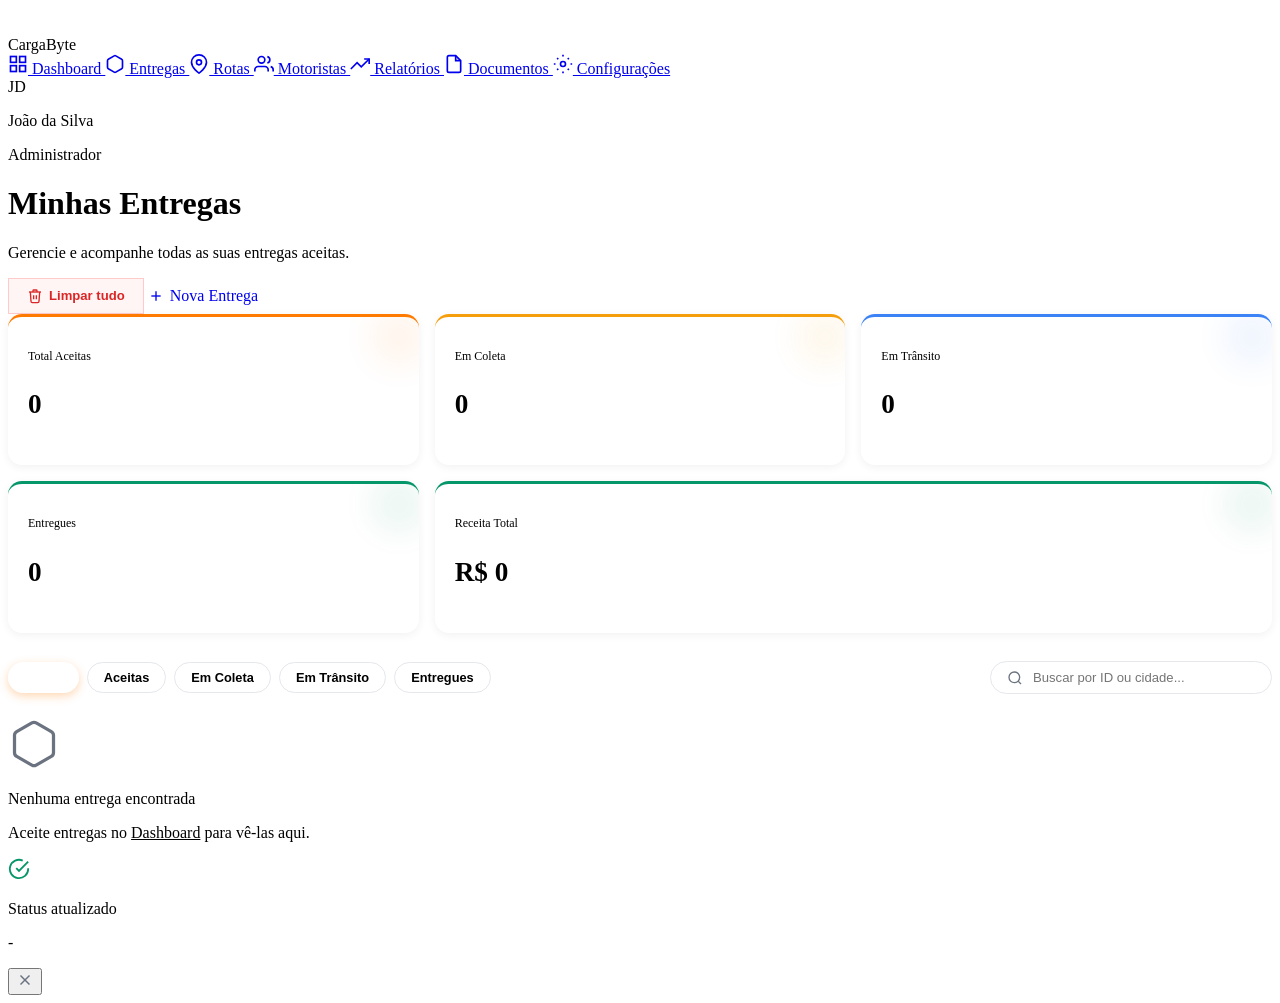
<file: entregas.html>
<!DOCTYPE html>
<html lang="pt-BR">
<head>
  <meta charset="UTF-8"/>
  <meta name="viewport" content="width=device-width, initial-scale=1.0"/>
  <title>CargaByte — Entregas</title>
  <link rel="stylesheet" href="entregas.css" />
</head>
<body>

  <!-- ===== SIDEBAR ===== -->
  <aside class="sidebar">
    <div class="sidebar-logo">
      <div class="logo-wrapper">
        <div class="logo-icon">
          <svg width="24" height="24" viewBox="0 0 24 24" fill="none">
            <path d="M3 9L12 2L21 9V20C21 20.53 20.79 21.04 20.41 21.41C20.04 21.79 19.53 22 19 22H5C4.47 22 3.96 21.79 3.59 21.41C3.21 21.04 3 20.53 3 20V9Z" stroke="white" stroke-width="2" stroke-linecap="round" stroke-linejoin="round"/>
            <path d="M9 22V12H15V22" stroke="white" stroke-width="2" stroke-linecap="round" stroke-linejoin="round"/>
          </svg>
        </div>
        <span class="logo-text">Carga<span class="logo-byte">Byte</span></span>
      </div>
    </div>

    <nav class="sidebar-nav">
      <a href="index.html" class="nav-item">
        <svg width="20" height="20" viewBox="0 0 24 24" fill="none" stroke="currentColor" stroke-width="2"><rect x="3" y="3" width="7" height="7"/><rect x="14" y="3" width="7" height="7"/><rect x="3" y="14" width="7" height="7"/><rect x="14" y="14" width="7" height="7"/></svg>
        Dashboard
      </a>
      <a href="entregas.html" class="nav-item active">
        <svg width="20" height="20" viewBox="0 0 24 24" fill="none" stroke="currentColor" stroke-width="2"><path d="M21 16V8a2 2 0 0 0-1-1.73L13 2.27a2 2 0 0 0-2 0L4 6.27A2 2 0 0 0 3 8v8a2 2 0 0 0 1 1.73l7 4a2 2 0 0 0 2 0l7-4A2 2 0 0 0 21 16z"/></svg>
        Entregas
        <span class="nav-badge" id="nav-badge" style="display:none"></span>
      </a>
      <a href="#" class="nav-item">
        <svg width="20" height="20" viewBox="0 0 24 24" fill="none" stroke="currentColor" stroke-width="2"><path d="M21 10c0 7-9 13-9 13S3 17 3 10a9 9 0 0 1 18 0z"/><circle cx="12" cy="10" r="3"/></svg>
        Rotas
      </a>
      <a href="#" class="nav-item">
        <svg width="20" height="20" viewBox="0 0 24 24" fill="none" stroke="currentColor" stroke-width="2"><path d="M17 21v-2a4 4 0 0 0-4-4H5a4 4 0 0 0-4 4v2"/><circle cx="9" cy="7" r="4"/><path d="M23 21v-2a4 4 0 0 0-3-3.87"/><path d="M16 3.13a4 4 0 0 1 0 7.75"/></svg>
        Motoristas
      </a>
      <a href="#" class="nav-item">
        <svg width="20" height="20" viewBox="0 0 24 24" fill="none" stroke="currentColor" stroke-width="2"><polyline points="23 6 13.5 15.5 8.5 10.5 1 18"/><polyline points="17 6 23 6 23 12"/></svg>
        Relatórios
      </a>
      <a href="#" class="nav-item">
        <svg width="20" height="20" viewBox="0 0 24 24" fill="none" stroke="currentColor" stroke-width="2"><path d="M14 2H6a2 2 0 0 0-2 2v16a2 2 0 0 0 2 2h12a2 2 0 0 0 2-2V8z"/><polyline points="14 2 14 8 20 8"/></svg>
        Documentos
      </a>
      <a href="#" class="nav-item">
        <svg width="20" height="20" viewBox="0 0 24 24" fill="none" stroke="currentColor" stroke-width="2"><circle cx="12" cy="12" r="3"/><path d="M19.07 4.93l-1.41 1.41M4.93 4.93l1.41 1.41M19.07 19.07l-1.41-1.41M4.93 19.07l1.41-1.41M1 12h2M21 12h2M12 1v2M12 21v2"/></svg>
        Configurações
      </a>
    </nav>

    <div class="sidebar-user">
      <div class="user-card">
        <div class="user-avatar">JD</div>
        <div class="user-info">
          <p class="user-name">João da Silva</p>
          <p class="user-role">Administrador</p>
        </div>
      </div>
    </div>
  </aside>

  <!-- ===== MAIN ===== -->
  <main class="main-content">

    <!-- Topbar -->
    <header class="topbar">
      <div class="topbar-left">
        <h1 class="page-title">Minhas Entregas</h1>
        <p class="page-subtitle">Gerencie e acompanhe todas as suas entregas aceitas.</p>
      </div>
      <div class="topbar-right">
        <button class="btn-danger" id="btn-clear" onclick="clearAll()">
          <svg width="16" height="16" viewBox="0 0 24 24" fill="none" stroke="currentColor" stroke-width="2"><polyline points="3 6 5 6 21 6"/><path d="M19 6l-1 14a2 2 0 0 1-2 2H8a2 2 0 0 1-2-2L5 6"/><path d="M10 11v6M14 11v6"/><path d="M9 6V4a1 1 0 0 1 1-1h4a1 1 0 0 1 1 1v2"/></svg>
          Limpar tudo
        </button>
        <a href="index.html" class="btn-primary">
          <svg width="16" height="16" viewBox="0 0 24 24" fill="none" stroke="currentColor" stroke-width="2"><line x1="12" y1="5" x2="12" y2="19"/><line x1="5" y1="12" x2="19" y2="12"/></svg>
          Nova Entrega
        </a>
      </div>
    </header>

    <div class="page-body">

      <!-- Summary cards -->
      <div class="summary-grid" id="summary-grid">
        <div class="sum-card" style="--c:#FF7A00">
          <p class="sum-label">Total Aceitas</p>
          <h3 class="sum-val" id="sum-total">0</h3>
        </div>
        <div class="sum-card" style="--c:#f59e0b">
          <p class="sum-label">Em Coleta</p>
          <h3 class="sum-val" id="sum-collecting">0</h3>
        </div>
        <div class="sum-card" style="--c:#3b82f6">
          <p class="sum-label">Em Trânsito</p>
          <h3 class="sum-val" id="sum-transit">0</h3>
        </div>
        <div class="sum-card" style="--c:#059669">
          <p class="sum-label">Entregues</p>
          <h3 class="sum-val" id="sum-delivered">0</h3>
        </div>
        <div class="sum-card" style="--c:#059669; grid-column: span 2;">
          <p class="sum-label">Receita Total</p>
          <h3 class="sum-val" id="sum-revenue">R$ 0</h3>
        </div>
      </div>

      <!-- Filter bar -->
      <div class="filter-bar">
        <button class="filter-btn active" data-filter="all" onclick="setFilter(this)">Todas</button>
        <button class="filter-btn" data-filter="accepted"   onclick="setFilter(this)">Aceitas</button>
        <button class="filter-btn" data-filter="collecting" onclick="setFilter(this)">Em Coleta</button>
        <button class="filter-btn" data-filter="transit"    onclick="setFilter(this)">Em Trânsito</button>
        <button class="filter-btn" data-filter="delivered"  onclick="setFilter(this)">Entregues</button>
        <div class="filter-search">
          <svg width="16" height="16" viewBox="0 0 24 24" fill="none" stroke="#6b7280" stroke-width="2"><circle cx="11" cy="11" r="8"/><line x1="21" y1="21" x2="16.65" y2="16.65"/></svg>
          <input type="text" id="search-input" placeholder="Buscar por ID ou cidade..." oninput="applySearch()" />
        </div>
      </div>

      <!-- Delivery list -->
      <div id="list-container"></div>

    </div>
  </main>

  <!-- Toast -->
  <div class="toast" id="toast">
    <div class="toast-icon" id="toast-icon-wrap">
      <svg width="22" height="22" viewBox="0 0 24 24" fill="none" stroke="#059669" stroke-width="2" id="toast-icon-svg"><path d="M22 11.08V12a10 10 0 1 1-5.93-9.14"/><polyline points="22 4 12 14.01 9 11.01"/></svg>
    </div>
    <div class="toast-body">
      <p class="toast-title" id="toast-title">Status atualizado</p>
      <p class="toast-msg"   id="toast-msg">-</p>
    </div>
    <button class="toast-close" onclick="closeToast()">
      <svg width="18" height="18" viewBox="0 0 24 24" fill="none" stroke="#6b7280" stroke-width="2"><line x1="18" y1="6" x2="6" y2="18"/><line x1="6" y1="6" x2="18" y2="18"/></svg>
    </button>
    <div class="toast-progress" id="toast-progress"></div>
  </div>

  <script>
    /* ===== DATA ===== */
    const STATUS_FLOW = ['accepted', 'collecting', 'transit', 'delivered'];

    const STATUS_META = {
      accepted:   { label: 'Aceita',      color: '#FF7A00', next: 'Iniciar Coleta' },
      collecting: { label: 'Em Coleta',   color: '#f59e0b', next: 'Confirmar Saída' },
      transit:    { label: 'Em Trânsito', color: '#3b82f6', next: 'Confirmar Entrega' },
      delivered:  { label: 'Entregue',    color: '#059669', next: null }
    };

    let currentFilter = 'all';

    /* ===== INIT ===== */
    function load() {
      return JSON.parse(localStorage.getItem('cb_accepted') || '[]');
    }
    function save(list) {
      localStorage.setItem('cb_accepted', JSON.stringify(list));
    }

    function init() {
      updateSummary();
      renderList();
      updateNavBadge();
    }

    /* ===== NAV BADGE ===== */
    function updateNavBadge() {
      const list = load();
      const badge = document.getElementById('nav-badge');
      if (list.length > 0) {
        badge.textContent = list.length;
        badge.style.display = 'inline-flex';
      } else {
        badge.style.display = 'none';
      }
    }

    /* ===== SUMMARY ===== */
    function updateSummary() {
      const list = load();
      document.getElementById('sum-total').textContent = list.length;
      document.getElementById('sum-collecting').textContent = list.filter(d => d.status === 'collecting').length;
      document.getElementById('sum-transit').textContent    = list.filter(d => d.status === 'transit').length;
      document.getElementById('sum-delivered').textContent  = list.filter(d => d.status === 'delivered').length;

      const total = list.reduce((acc, d) => {
        const val = parseFloat(d.payment.replace('R$','').replace('.','').replace(',','.').trim()) || 0;
        return acc + val;
      }, 0);
      document.getElementById('sum-revenue').textContent =
        'R$ ' + total.toLocaleString('pt-BR', { minimumFractionDigits: 0 });
    }

    /* ===== FILTER ===== */
    function setFilter(btn) {
      document.querySelectorAll('.filter-btn').forEach(b => b.classList.remove('active'));
      btn.classList.add('active');
      currentFilter = btn.dataset.filter;
      renderList();
    }

    function applySearch() { renderList(); }

    /* ===== RENDER ===== */
    function renderList() {
      let list = load();
      const query = document.getElementById('search-input').value.toLowerCase().trim();

      if (currentFilter !== 'all') {
        list = list.filter(d => d.status === currentFilter);
      }
      if (query) {
        list = list.filter(d =>
          d.id.toLowerCase().includes(query) ||
          d.origin.toLowerCase().includes(query) ||
          d.destination.toLowerCase().includes(query)
        );
      }

      const container = document.getElementById('list-container');

      if (list.length === 0) {
        container.innerHTML = `
          <div class="empty-state">
            <svg width="52" height="52" viewBox="0 0 24 24" fill="none" stroke="#6b7280" stroke-width="1.5">
              <path d="M21 16V8a2 2 0 0 0-1-1.73L13 2.27a2 2 0 0 0-2 0L4 6.27A2 2 0 0 0 3 8v8a2 2 0 0 0 1 1.73l7 4a2 2 0 0 0 2 0l7-4A2 2 0 0 0 21 16z"/>
            </svg>
            <p class="empty-title">Nenhuma entrega encontrada</p>
            <p class="empty-sub">Aceite entregas no <a href="index.html" style="color:var(--orange)">Dashboard</a> para vê-las aqui.</p>
          </div>`;
        return;
      }

      container.innerHTML = list.map((d, i) => buildCard(d, i)).join('');
    }

    function buildCard(d, i) {
      const meta = STATUS_META[d.status];
      const stepIndex = STATUS_FLOW.indexOf(d.status);
      const steps = ['Aceita', 'Em Coleta', 'Em Trânsito', 'Entregue'];
      const stepIcons = [
        '<circle cx="12" cy="12" r="10"/><polyline points="12 6 12 12 16 14"/>',
        '<path d="M5 12h14"/><path d="M12 5l7 7-7 7"/>',
        '<rect x="1" y="3" width="15" height="13"/><polygon points="16 8 20 8 23 11 23 16 16 16 16 8"/><circle cx="5.5" cy="18.5" r="2.5"/><circle cx="18.5" cy="18.5" r="2.5"/>',
        '<path d="M22 11.08V12a10 10 0 1 1-5.93-9.14"/><polyline points="22 4 12 14.01 9 11.01"/>'
      ];

      const date = new Date(d.acceptedAt);
      const dateStr = date.toLocaleDateString('pt-BR') + ' ' + date.toLocaleTimeString('pt-BR', { hour:'2-digit', minute:'2-digit' });

      const progressPct = (stepIndex / (STATUS_FLOW.length - 1)) * 100;

      const nextBtn = meta.next
        ? `<button class="btn-next-status" onclick="advanceStatus('${d.id}')">
             ${meta.next}
             <svg width="14" height="14" viewBox="0 0 24 24" fill="none" stroke="currentColor" stroke-width="2"><path d="M5 12h14"/><path d="M12 5l7 7-7 7"/></svg>
           </button>`
        : `<span class="delivered-tag">
             <svg width="14" height="14" viewBox="0 0 24 24" fill="none" stroke="#059669" stroke-width="2"><path d="M22 11.08V12a10 10 0 1 1-5.93-9.14"/><polyline points="22 4 12 14.01 9 11.01"/></svg>
             Concluída
           </span>`;

      const stepsHtml = steps.map((s, si) => `
        <div class="step ${si <= stepIndex ? 'done' : ''} ${si === stepIndex ? 'current' : ''}">
          <div class="step-dot">
            <svg width="14" height="14" viewBox="0 0 24 24" fill="none" stroke="currentColor" stroke-width="2.5">${stepIcons[si]}</svg>
          </div>
          <span class="step-label">${s}</span>
        </div>
        ${si < steps.length - 1 ? `<div class="step-line ${si < stepIndex ? 'done' : ''}"></div>` : ''}
      `).join('');

      return `
        <div class="et-card" data-id="${d.id}" style="--sc:${meta.color}; animation-delay:${i * 0.07}s">
          <div class="et-card-top">
            <div class="et-id-block">
              <div class="et-icon-wrap">
                <svg width="20" height="20" viewBox="0 0 24 24" fill="none" stroke="${meta.color}" stroke-width="2">
                  <path d="M21 16V8a2 2 0 0 0-1-1.73L13 2.27a2 2 0 0 0-2 0L4 6.27A2 2 0 0 0 3 8v8a2 2 0 0 0 1 1.73l7 4a2 2 0 0 0 2 0l7-4A2 2 0 0 0 21 16z"/>
                </svg>
              </div>
              <div>
                <p class="et-id">${d.id}</p>
                <p class="et-date">Aceito em ${dateStr}</p>
              </div>
            </div>
            <div class="et-right-top">
              <span class="et-status-badge" style="background:${meta.color}22;color:${meta.color}">${meta.label}</span>
              <button class="et-remove" title="Remover" onclick="removeDelivery('${d.id}')">
                <svg width="15" height="15" viewBox="0 0 24 24" fill="none" stroke="#6b7280" stroke-width="2"><line x1="18" y1="6" x2="6" y2="18"/><line x1="6" y1="6" x2="18" y2="18"/></svg>
              </button>
            </div>
          </div>

          <!-- Route -->
          <div class="et-route">
            <div class="et-route-point">
              <div class="et-dot origin"></div>
              <div>
                <p class="et-point-label">Origem</p>
                <p class="et-point-val">${d.origin}</p>
              </div>
            </div>
            <div class="et-route-line"></div>
            <div class="et-route-point">
              <div class="et-dot dest"></div>
              <div>
                <p class="et-point-label">Destino</p>
                <p class="et-point-val">${d.destination}</p>
              </div>
            </div>
          </div>

          <!-- Info chips -->
          <div class="et-chips">
            <span class="chip"><svg width="13" height="13" viewBox="0 0 24 24" fill="none" stroke="currentColor" stroke-width="2"><path d="M3 12h18M3 6h18M3 18h18"/></svg>${d.distance}</span>
            <span class="chip"><svg width="13" height="13" viewBox="0 0 24 24" fill="none" stroke="currentColor" stroke-width="2"><path d="M12 2L2 7l10 5 10-5-10-5zM2 17l10 5 10-5M2 12l10 5 10-5"/></svg>${d.weight}</span>
            <span class="chip"><svg width="13" height="13" viewBox="0 0 24 24" fill="none" stroke="currentColor" stroke-width="2"><circle cx="12" cy="12" r="10"/><polyline points="12 6 12 12 16 14"/></svg>Prazo: ${d.deadline}</span>
            <span class="chip priority-chip" style="background:${priorityColor(d.priority)}22;color:${priorityColor(d.priority)}">${d.priority}</span>
          </div>

          <!-- Progress stepper -->
          <div class="et-stepper">${stepsHtml}</div>

          <!-- Progress bar -->
          <div class="et-progress-track">
            <div class="et-progress-bar" style="width:${progressPct}%;background:${meta.color}"></div>
          </div>

          <!-- Footer -->
          <div class="et-footer">
            <span class="et-payment">${d.payment}</span>
            ${nextBtn}
          </div>
        </div>`;
    }

    function priorityColor(p) {
      return p === 'Alta' ? '#FF7A00' : p === 'Média' ? '#f59e0b' : '#059669';
    }

    /* ===== ACTIONS ===== */
    function advanceStatus(id) {
      const list = load();
      const item = list.find(d => d.id === id);
      if (!item) return;

      const idx = STATUS_FLOW.indexOf(item.status);
      if (idx < STATUS_FLOW.length - 1) {
        item.status = STATUS_FLOW[idx + 1];
      }
      save(list);
      updateSummary();
      renderList();

      const meta = STATUS_META[item.status];
      showToast(`${id} agora está: ${meta.label}`, meta.color);
    }

    function removeDelivery(id) {
      const list = load().filter(d => d.id !== id);
      save(list);
      updateSummary();
      renderList();
      updateNavBadge();
    }

    function clearAll() {
      if (!confirm('Tem certeza que deseja remover todas as entregas?')) return;
      save([]);
      updateSummary();
      renderList();
      updateNavBadge();
    }

    /* ===== TOAST ===== */
    let toastTimer;
    function showToast(msg, color = '#059669') {
      document.getElementById('toast-msg').textContent = msg;
      document.getElementById('toast-icon-svg').style.stroke = color;
      document.getElementById('toast-progress').style.background = color;
      const toast = document.getElementById('toast');
      const progress = document.getElementById('toast-progress');
      toast.style.borderColor = color;
      toast.classList.add('show');
      progress.style.transition = 'none';
      progress.style.width = '100%';
      requestAnimationFrame(() => {
        progress.style.transition = 'width 3s linear';
        progress.style.width = '0%';
      });
      clearTimeout(toastTimer);
      toastTimer = setTimeout(closeToast, 3000);
    }
    function closeToast() {
      document.getElementById('toast').classList.remove('show');
    }

    init();
  </script>
</body>
</html>
</file>
<file: style.css>
*{
    margin:0;
    padding:0;
    box-sizing:border-box;
}

/* ANIMAÇÕES */

@keyframes fadeIn{
    from{
        opacity:0;
    }
    to{
        opacity:1;
    }
}

@keyframes slideUp{
    from{
        opacity:0;
        transform:translateY(40px);
    }
    to{
        opacity:1;
        transform:translateY(0);
    }
}

@keyframes slideLeft{
    from{
        opacity:0;
        transform:translateX(-50px);
    }
    to{
        opacity:1;
        transform:translateX(0);
    }
}

@keyframes slideRight{
    from{
        opacity:0;
        transform:translateX(50px);
    }
    to{
        opacity:1;
        transform:translateX(0);
    }
}

body{
    font-family: Arial, Helvetica, sans-serif;
    background:#0F172A;
    color:white;

    animation:fadeIn 1s ease;
}

/* NAVBAR */

.topo{
    min-height:100vh;
    padding:30px 80px;

    animation:slideUp 0.8s ease;
}

.navbar{
    display:flex;
    justify-content:space-between;
    align-items:center;

    animation:slideUp 0.7s ease;
}

/* LOGO */

.logo{
    font-size:32px;
    font-weight:700;
    font-family: Verdana, Geneva, Tahoma, sans-serif !important;

    animation:slideLeft 0.8s ease;
}

.branco{
    color:white;
}

.laranja{
    color:#FF7A00;
}

/* MENU */

.menu{
    display:flex;
    gap:50px;
    list-style:none;

    animation:slideUp 1s ease;
}

.menu a{
    color:white;
    text-decoration:none;

    position:relative;

    transition:0.3s ease;
}

.menu a::after{
    content:"";
    position:absolute;
    left:0;
    bottom:-6px;

    width:0%;
    height:2px;

    background:#FF7A00;

    transition:0.3s ease;
}

.menu a:hover{
    color:#FFB266;
}

.menu a:hover::after{
    width:100%;
}

/* BOTÃO NAV */

.btn-nav{
    background:orange;
    border:none;

    padding:12px 28px;

    border-radius:10px;

    color:white;

    cursor:pointer;

    transition:0.3s ease;

    animation:slideRight 0.8s ease;
}

.btn-nav:hover{
    transform:translateY(-3px) scale(1.03);

    box-shadow:0 10px 25px rgba(255,122,0,0.35);

    background:#ff9100;
}

.btn-nav:active{
    transform:scale(0.97);
}

/* HERO */

.hero{
    margin-top:120px;

    display:flex;
    gap:50px;
    align-items:center;
}

/* TEXTO HERO */

.hero-texto{
    animation:slideLeft 1s ease;
}

.hero-texto h1{
    font-size:72px;

    margin-bottom:25px;

    text-align:left;

    line-height:1.1;
}

.hero-texto p{
    color:#CBD5E1;

    font-size:20px;

    margin-bottom:35px;

    text-align:left;

    max-width:650px;
}

/* BOTÕES */

.botoes{
    display:flex;
    gap:20px;

    animation:slideUp 1.2s ease;
}

.btn-primary{
    background:white;

    border:none;

    padding:16px 35px;

    border-radius:12px;

    color:black;

    font-weight:bold;

    cursor:pointer;

    transition:0.3s ease;
}

.btn-primary:hover{
    transform:translateY(-3px) scale(1.03);

    box-shadow:0 10px 25px rgba(255,255,255,0.2);
}

.btn-primary:active{
    transform:scale(0.97);
}

.btn-secondary{
    background:transparent;

    border:2px solid orange;

    padding:16px 35px;

    border-radius:12px;

    color:white;

    font-weight:bold;

    cursor:pointer;

    transition:0.3s ease;
}

.btn-secondary:hover{
    background:rgba(255,122,0,0.12);

    transform:translateY(-3px) scale(1.03);

    box-shadow:0 10px 25px rgba(255,122,0,0.2);
}

.btn-secondary:active{
    transform:scale(0.97);
}

/* RESPONSIVO */

@media (max-width: 900px){

    .topo{
        padding:30px 25px;
    }

    .navbar{
        flex-direction:column;
        gap:20px;
    }

    .menu{
        gap:20px;
        flex-wrap:wrap;
        justify-content:center;
    }

    .hero{
        flex-direction:column;
        text-align:center;
        margin-top:70px;
    }

    .hero-texto h1{
        font-size:48px;
        text-align:center;
    }

    .hero-texto p{
        text-align:center;
    }

    .botoes{
        justify-content:center;
        flex-wrap:wrap;
    }
}
</file>
<file: comecarStyling.css>
/* ===== Reset & Tokens ===== */
*, *::before, *::after { box-sizing: border-box; margin: 0; padding: 0; }
:root {
  --orange:   #FF7A00;
  --orange-d: #e06a00;
  --red:      #FF7A00;
  --dark:     #0a0a14;
  --dark2:    #111827;
  --text:     #1f2937;
  --muted:    #6b7280;
  --bg-light: #f9fafb;
  --white:    #ffffff;
  --radius:   0.75rem;
  --green:    #059669;
}
html { scroll-behavior: smooth; }
body { font-family: -apple-system, BlinkMacSystemFont, 'Segoe UI', Roboto, sans-serif; color: var(--text); background: var(--white); overflow-x: hidden; }
.c-white  { color: white; }
.c-orange { color: var(--orange); }
.c-red    { color: var(--red); }
.container { max-width: 1100px; margin: 0 auto; padding: 0 1.5rem; }

/* ===== Pills ===== */
.pill { display: inline-block; padding: .3rem 1rem; background: rgba(255,122,0,.12); color: var(--orange); border-radius: 2rem; font-size: .78rem; font-weight: 700; text-transform: uppercase; letter-spacing: .05em; margin-bottom: .5rem; }
.pill-green { background: rgba(5,150,105,.12); color: var(--green); }
.pill-light { background: rgba(255,122,0,.2); color: #ffb366; }

/* ===== Buttons ===== */
.btn-orange { display: inline-flex; align-items: center; gap: .5rem; padding: .75rem 1.75rem; background: linear-gradient(135deg,var(--orange),#ff9a3c); color: white; border: none; border-radius: .5rem; font-weight: 700; font-size: .95rem; text-decoration: none; cursor: pointer; box-shadow: 0 4px 16px rgba(255,122,0,.4); transition: opacity .2s, transform .1s; }
.btn-orange:hover { opacity: .9; }
.btn-orange:active { transform: scale(.98); }
.btn-orange.btn-hero { padding: .875rem 2rem; font-size: 1rem; border-radius: .625rem; }
.btn-orange.btn-hero svg { width: 1rem; height: 1rem; }
.btn-orange-sm { display: inline-flex; align-items: center; padding: .5rem 1.1rem; background: linear-gradient(135deg,var(--orange),#ff9a3c); color: white; border: none; border-radius: .4rem; font-weight: 600; font-size: .85rem; text-decoration: none; cursor: pointer; box-shadow: 0 2px 8px rgba(255,122,0,.3); transition: opacity .2s; }
.btn-orange-sm:hover { opacity: .9; }
.btn-ghost-nav { display: inline-flex; align-items: center; padding: .5rem 1rem; color: rgba(255,255,255,.8); font-size: .875rem; font-weight: 500; text-decoration: none; border-radius: .4rem; transition: color .2s, background .2s; }
.btn-ghost-nav:hover { color: white; background: rgba(255,255,255,.1); }
.btn-outline-hero { display: inline-flex; align-items: center; justify-content: center; padding: .875rem 2rem; color: white; font-weight: 600; font-size: 1rem; border: 2px solid rgba(255,255,255,.55); border-radius: .625rem; text-decoration: none; transition: background .2s, border-color .2s; }
.btn-outline-hero:hover { background: rgba(255,255,255,.1); border-color: white; }

/* ===== Navbar ===== */
.navbar { position: fixed; top: 0; left: 0; right: 0; z-index: 100; padding: .875rem 0; background: transparent; transition: background .3s, backdrop-filter .3s, box-shadow .3s; }
.navbar.scrolled { background: rgba(10,10,20,.93); backdrop-filter: blur(14px); box-shadow: 0 2px 24px rgba(0,0,0,.4); }
.nav-inner { max-width: 1100px; margin: 0 auto; padding: 0 1.5rem; display: flex; align-items: center; gap: 1.5rem; }
.nav-logo { display: flex; align-items: center; gap: .5rem; font-size: 1.45rem; font-weight: 700; text-decoration: none; color: white; flex-shrink: 0; }
.logo-icons { position: relative; width: 1.9rem; height: 1.9rem; }
.logo-icons.sm { width: 1.5rem; height: 1.5rem; }
.icon-pkg { width: 100%; height: 100%; color: white; }
.icon-trk { width: 45%; height: 45%; color: white; position: absolute; bottom: -2px; right: -2px; }
.nav-links { display: flex; gap: 1.5rem; margin-left: auto; }
.nav-links a { color: rgba(255,255,255,.75); font-size: .875rem; text-decoration: none; font-weight: 500; transition: color .2s; }
.nav-links a:hover { color: white; }
.nav-actions { display: flex; align-items: center; gap: .5rem; }
.hamburger { display: none; flex-direction: column; gap: 5px; background: none; border: none; cursor: pointer; padding: 4px; }
.hamburger span { display: block; width: 22px; height: 2px; background: white; border-radius: 2px; transition: transform .3s, opacity .3s; }
.hamburger.open span:nth-child(1) { transform: translateY(7px) rotate(45deg); }
.hamburger.open span:nth-child(2) { opacity: 0; }
.hamburger.open span:nth-child(3) { transform: translateY(-7px) rotate(-45deg); }

/* ===== Hero ===== */
.hero { position: relative; min-height: 100vh; display: flex; align-items: center; overflow: hidden; }
.hero-bg { position: absolute; inset: 0; }
.hero-moto-fade {
  position: absolute; inset: 0;
  background-image: url('https://images.unsplash.com/photo-1695654390723-479197a8c4a3?crop=entropy&cs=tinysrgb&fit=max&fm=jpg&ixlib=rb-4.1.0&q=80&w=1920');
  background-size: cover; background-position: center 40%;
  opacity: .4; pointer-events: none;
}
.hero-overlay { position: absolute; inset: 0; background: rgba(8,8,20,.7); pointer-events: none; }
.hero-vignette { position: absolute; inset: 0; background: radial-gradient(ellipse at 70% 50%, transparent 40%, rgba(0,0,0,.7)); pointer-events: none; }

.hero-body { position: relative; z-index: 2; padding-top: 7rem; padding-bottom: 5rem; max-width: 680px; }

.hero-tag { display: inline-flex; align-items: center; gap: .5rem; padding: .35rem 1rem; background: rgba(255,122,0,.18); border: 1px solid rgba(255,122,0,.35); border-radius: 2rem; color: #ffb366; font-size: .78rem; font-weight: 600; margin-bottom: 1.5rem; animation: fsu .6s ease both; }
.tag-dot { width: 7px; height: 7px; border-radius: 50%; background: var(--orange); box-shadow: 0 0 6px var(--orange); animation: pulse-dot 1.5s infinite; }
@keyframes pulse-dot { 0%,100%{ box-shadow: 0 0 4px var(--orange); } 50%{ box-shadow: 0 0 12px var(--orange); } }

.hero-title { font-size: clamp(2.6rem,6vw,4.2rem); font-weight: 900; color: white; line-height: 1.08; margin-bottom: 1.25rem; letter-spacing: -.5px; animation: fsu .6s .1s ease both; }
.hero-sub { font-size: 1.1rem; color: rgba(255,255,255,.72); max-width: 560px; line-height: 1.7; margin-bottom: 2rem; animation: fsu .6s .2s ease both; }
.hero-ctas { display: flex; flex-wrap: wrap; gap: .75rem; margin-bottom: 2.5rem; animation: fsu .6s .3s ease both; }

.hero-badges { display: flex; flex-wrap: wrap; gap: .6rem; animation: fsu .6s .4s ease both; }
.hero-badge-item { display: flex; align-items: center; gap: .4rem; padding: .35rem .875rem; background: rgba(255,255,255,.1); border: 1px solid rgba(255,255,255,.18); border-radius: 2rem; color: rgba(255,255,255,.8); font-size: .78rem; font-weight: 500; backdrop-filter: blur(6px); }
.hero-badge-item svg { width: .9rem; height: .9rem; color: var(--orange); }

/* Live card */
.live-card { position: absolute; bottom: 5rem; right: 4%; z-index: 10; display: flex; align-items: center; gap: .75rem; background: rgba(15,15,25,.9); border: 1px solid rgba(255,122,0,.35); border-radius: .75rem; padding: .875rem 1.25rem; backdrop-filter: blur(12px); box-shadow: 0 8px 30px rgba(0,0,0,.4); animation: fsu .6s .6s ease both; max-width: 300px; }
.live-dot { width: 10px; height: 10px; border-radius: 50%; background: #22c55e; box-shadow: 0 0 8px #22c55e; flex-shrink: 0; animation: pulse-dot2 1.5s infinite; }
@keyframes pulse-dot2 { 0%,100%{ box-shadow: 0 0 4px #22c55e; } 50%{ box-shadow: 0 0 14px #22c55e; } }
.live-info { display: flex; flex-direction: column; gap: .1rem; }
.live-info strong { font-size: .82rem; color: white; }
.live-info span { font-size: .75rem; color: rgba(255,255,255,.6); }
.live-time { font-size: .72rem; color: var(--orange); font-weight: 600; white-space: nowrap; }
.hero-scroll-arrow { position: absolute; bottom: 1.5rem; left: 50%; transform: translateX(-50%); z-index: 2; animation: bounce 2s infinite; }
.hero-scroll-arrow svg { width: 2rem; height: 2rem; color: rgba(255,255,255,.45); }
@keyframes bounce { 0%,100%{ transform: translateX(-50%) translateY(0); } 50%{ transform: translateX(-50%) translateY(8px); } }

/* ===== Trust bar ===== */
.trust-bar { background: var(--dark2); padding: 1.5rem 0; border-top: 1px solid rgba(255,255,255,.06); border-bottom: 1px solid rgba(255,255,255,.06); }
.trust-bar .container { display: flex; flex-direction: column; align-items: center; gap: 1rem; }
.trust-label { font-size: .78rem; color: rgba(255,255,255,.4); text-transform: uppercase; letter-spacing: .06em; }
.trust-logos { display: flex; flex-wrap: wrap; justify-content: center; gap: 1.5rem 2.5rem; }
.trust-logo { font-size: .9rem; font-weight: 700; color: rgba(255,255,255,.35); letter-spacing: .02em; transition: color .2s; cursor: default; }
.trust-logo:hover { color: rgba(255,255,255,.7); }

/* ===== Section base ===== */
.section { padding: 5.5rem 0; }
.bg-light  { background: var(--bg-light); }
.bg-dark   { background: var(--dark2); }
.section-header { text-align: center; margin-bottom: 3.5rem; }
.section-header h2 { font-size: clamp(1.75rem,4vw,2.5rem); font-weight: 800; color: var(--text); margin: .5rem 0; }
.section-header.light h2 { color: white; }
.section-header p { color: var(--muted); font-size: 1rem; max-width: 520px; margin: 0 auto; }
.section-header.light p { color: rgba(255,255,255,.6); }

/* ===== Problema / Solução ===== */
.split-section { display: grid; grid-template-columns: 1fr 1fr; gap: 3rem; align-items: start; }
.split-text h2 { font-size: clamp(1.5rem,3vw,2rem); font-weight: 800; margin: .5rem 0 .875rem; line-height: 1.2; }
.split-text p { color: var(--muted); font-size: .9rem; line-height: 1.7; margin-bottom: 1.5rem; }
.pain-list { list-style: none; display: flex; flex-direction: column; gap: .75rem; }
.pain-list li { display: flex; align-items: center; gap: .75rem; font-size: .9rem; font-weight: 500; }
.pain-icon { width: 1.5rem; height: 1.5rem; border-radius: 50%; display: flex; align-items: center; justify-content: center; font-size: .65rem; font-weight: 800; flex-shrink: 0; }
.pain-icon.bad  { background: rgba(220,38,38,.12); color: var(--red); }
.pain-icon.good { background: rgba(5,150,105,.12); color: var(--green); }

/* ===== Flow (como funciona) ===== */
.flow { display: flex; align-items: flex-start; justify-content: center; gap: .75rem; flex-wrap: wrap; }
.flow-step { flex: 1; min-width: 200px; max-width: 240px; background: rgba(255,255,255,.05); border: 1px solid rgba(255,255,255,.1); border-radius: var(--radius); padding: 1.75rem 1.5rem; text-align: center; position: relative; transition: background .3s, transform .3s; }
.flow-step:hover { background: rgba(255,255,255,.09); transform: translateY(-5px); }
.flow-num { position: absolute; top: -0.7rem; left: 1.25rem; font-size: .68rem; font-weight: 800; color: var(--orange); letter-spacing: .05em; }
.flow-icon { width: 3.25rem; height: 3.25rem; border-radius: 50%; display: flex; align-items: center; justify-content: center; margin: 0 auto .875rem; }
.flow-icon svg { width: 1.4rem; height: 1.4rem; color: white; }
.flow-step h3 { font-size: .95rem; font-weight: 700; color: white; margin-bottom: .5rem; }
.flow-step p  { font-size: .82rem; color: rgba(255,255,255,.55); line-height: 1.6; }
.flow-arrow { font-size: 1.4rem; color: rgba(255,255,255,.25); align-self: center; padding-top: .5rem; }

/* ===== Integração ===== */
.integration-layout { display: grid; grid-template-columns: 1.1fr 1fr; gap: 2.5rem; align-items: start; }
.integration-code { border-radius: var(--radius); overflow: hidden; box-shadow: 0 20px 50px rgba(0,0,0,.25); }
.code-header { background: #1e1e2e; padding: .75rem 1rem; display: flex; align-items: center; gap: .4rem; }
.code-dot { width: 11px; height: 11px; border-radius: 50%; }
.code-dot.red    { background: #ff5f57; }
.code-dot.yellow { background: #febc2e; }
.code-dot.green  { background: #28c840; }
.code-title { margin-left: .5rem; font-size: .75rem; color: rgba(255,255,255,.4); font-family: monospace; }
.code-block { background: #13131f; padding: 1.5rem 1.25rem; font-family: 'Courier New', monospace; font-size: .8rem; line-height: 1.8; overflow-x: auto; white-space: pre; }
.c-comment  { color: #636e8a; }
.c-keyword  { color: #c084fc; }
.c-string   { color: #86efac; }
.c-value    { color: #fca5a5; }
.c-num      { color: #fdba74; }
.c-bool     { color: #67e8f9; }

.integration-features { display: flex; flex-direction: column; gap: 1.25rem; }
.int-feature { display: flex; align-items: flex-start; gap: .875rem; padding: 1.1rem; background: var(--bg-light); border-radius: .625rem; border: 1.5px solid #e5e7eb; transition: box-shadow .2s, transform .2s; }
.int-feature:hover { box-shadow: 0 4px 16px rgba(0,0,0,.08); transform: translateX(4px); }
.int-icon { width: 2.5rem; height: 2.5rem; border-radius: .5rem; background: rgba(255,122,0,.1); color: var(--orange); display: flex; align-items: center; justify-content: center; flex-shrink: 0; }
.int-icon svg { width: 1.1rem; height: 1.1rem; }
.int-feature strong { font-size: .9rem; color: var(--text); display: block; margin-bottom: .2rem; }
.int-feature p { font-size: .8rem; color: var(--muted); line-height: 1.5; }

/* ===== Resultados ===== */
.results-section { position: relative; overflow: hidden; }
.results-truck-bg { position: absolute; inset: 0; background-image: url('https://images.unsplash.com/photo-1617347454431-f49d7ff5c3b1?crop=entropy&cs=tinysrgb&fit=max&fm=jpg&ixlib=rb-4.1.0&q=80&w=1920'); background-size: cover; background-position: center; opacity: .12; pointer-events: none; }
.results-overlay  { position: absolute; inset: 0; background: linear-gradient(135deg,rgba(10,10,25,.95),rgba(20,10,30,.9)); pointer-events: none; }
.results-grid { display: grid; grid-template-columns: repeat(auto-fit,minmax(220px,1fr)); gap: 1.25rem; }
.result-card { background: rgba(255,255,255,.06); border: 1px solid rgba(255,255,255,.1); border-radius: var(--radius); padding: 1.75rem; text-align: center; backdrop-filter: blur(6px); transition: background .3s, transform .3s; }
.result-card:hover { background: rgba(255,255,255,.1); transform: translateY(-5px); }
.result-icon { width: 2.75rem; height: 2.75rem; border-radius: 50%; display: flex; align-items: center; justify-content: center; margin: 0 auto .875rem; }
.result-icon svg { width: 1.2rem; height: 1.2rem; }
.result-val  { font-size: 3rem; font-weight: 900; color: var(--orange); display: inline; }
.result-suffix { font-size: 2rem; font-weight: 900; color: var(--orange); }
.result-label { display: block; font-size: .9rem; font-weight: 700; color: white; margin: .25rem 0; }
.result-card p { font-size: .78rem; color: rgba(255,255,255,.5); line-height: 1.5; }

/* ===== Planos ===== */
.plans-grid { display: grid; grid-template-columns: repeat(auto-fit,minmax(280px,1fr)); gap: 1.5rem; align-items: start; }
.plan-card { background: white; border-radius: var(--radius); padding: 2rem; border: 2px solid #e5e7eb; position: relative; transition: transform .3s, box-shadow .3s; }
.plan-card:hover { transform: translateY(-6px); box-shadow: 0 16px 35px rgba(0,0,0,.1); }
.plan-featured { border-color: var(--orange); box-shadow: 0 8px 30px rgba(255,122,0,.2); }
.plan-badge { position: absolute; top: -0.75rem; left: 50%; transform: translateX(-50%); background: linear-gradient(135deg,var(--orange),#ff9a3c); color: white; padding: .2rem .9rem; border-radius: 2rem; font-size: .72rem; font-weight: 700; white-space: nowrap; }
.plan-header { margin-bottom: 1.5rem; }
.plan-name  { font-size: 1.1rem; font-weight: 700; color: var(--text); margin-bottom: .5rem; }
.plan-price { font-size: 2.4rem; font-weight: 900; color: var(--text); line-height: 1; margin-bottom: .5rem; }
.plan-currency { font-size: 1.1rem; vertical-align: super; }
.plan-per  { font-size: .9rem; font-weight: 500; color: var(--muted); }
.plan-custom { font-size: 1.5rem; color: var(--orange); }
.plan-desc { font-size: .82rem; color: var(--muted); line-height: 1.5; }
.plan-features { list-style: none; display: flex; flex-direction: column; gap: .6rem; margin-bottom: 1.5rem; }
.plan-features li { font-size: .875rem; color: var(--text); display: flex; align-items: center; gap: .5rem; }
.plan-features li.disabled { color: #9ca3af; }
.check { color: var(--green); font-weight: 700; }
.btn-plan-primary { display: block; width: 100%; padding: .75rem; background: linear-gradient(135deg,var(--orange),#ff9a3c); color: white; border: none; border-radius: .5rem; font-weight: 700; font-size: .9rem; text-align: center; text-decoration: none; cursor: pointer; box-shadow: 0 4px 12px rgba(255,122,0,.35); transition: opacity .2s; }
.btn-plan-primary:hover { opacity: .9; }
.btn-plan-outline { display: block; width: 100%; padding: .75rem; background: transparent; color: var(--orange); border: 2px solid var(--orange); border-radius: .5rem; font-weight: 700; font-size: .9rem; text-align: center; text-decoration: none; cursor: pointer; transition: background .2s, color .2s; }
.btn-plan-outline:hover { background: var(--orange); color: white; }

/* ===== Depoimentos ===== */
.testimonials { display: grid; grid-template-columns: repeat(auto-fit,minmax(280px,1fr)); gap: 1.5rem; }
.testimonial { background: var(--bg-light); border-radius: var(--radius); padding: 1.75rem; border: 1.5px solid #e5e7eb; display: flex; flex-direction: column; gap: .875rem; transition: transform .3s, box-shadow .3s; }
.testimonial:hover { transform: translateY(-4px); box-shadow: 0 10px 25px rgba(0,0,0,.08); }
.stars { color: #fbbf24; font-size: .95rem; letter-spacing: 2px; }
.testimonial p { font-size: .875rem; color: var(--muted); line-height: 1.7; flex: 1; }
.t-author { display: flex; align-items: center; gap: .75rem; }
.avatar { width: 2.5rem; height: 2.5rem; border-radius: 50%; background: linear-gradient(135deg,var(--orange),#ff9a3c); color: white; font-weight: 700; font-size: .78rem; display: flex; align-items: center; justify-content: center; flex-shrink: 0; }
.t-author strong { display: block; font-size: .875rem; color: var(--text); }
.t-author span   { font-size: .775rem; color: var(--muted); }

/* ===== CTA Final ===== */
.cta-final { position: relative; padding: 6rem 0; text-align: center; overflow: hidden; }
.cta-moto-bg { position: absolute; inset: 0; background-image: url('https://images.unsplash.com/photo-1572195577046-2f25894c06fc?crop=entropy&cs=tinysrgb&fit=max&fm=jpg&ixlib=rb-4.1.0&q=80&w=1920'); background-size: cover; background-position: center; opacity: .25; pointer-events: none; }
.cta-overlay-final { position: absolute; inset: 0; background: linear-gradient(135deg,rgba(255,122,0,.9),rgba(220,38,38,.85)); pointer-events: none; }
.cta-final-body { position: relative; z-index: 2; }
.cta-final-body h2 { font-size: clamp(1.9rem,4.5vw,2.8rem); font-weight: 800; color: white; margin-bottom: .75rem; }
.cta-final-body p { color: rgba(255,255,255,.85); font-size: 1rem; margin-bottom: 2rem; }
.cta-final-actions { display: flex; justify-content: center; flex-wrap: wrap; gap: 1rem; margin-bottom: 1.25rem; }
.btn-white-final { display: inline-flex; align-items: center; justify-content: center; padding: .875rem 2rem; background: white; color: var(--orange); font-weight: 700; font-size: 1rem; border: none; border-radius: .625rem; text-decoration: none; transition: opacity .2s; }
.btn-white-final:hover { opacity: .92; }
.cta-note { font-size: .78rem; color: rgba(255,255,255,.65); }

/* ===== Footer ===== */
.footer { background: var(--dark); padding: 3.5rem 0 0; }
.footer-grid { display: grid; grid-template-columns: 2fr 1fr 1fr 1fr 1fr; gap: 2rem; padding-bottom: 3rem; }
.footer-brand { display: flex; flex-direction: column; gap: .75rem; }
.footer-logo-wrap { display: flex; align-items: center; gap: .5rem; }
.footer-logotext { font-size: 1.35rem; font-weight: 700; }
.footer-brand p { font-size: .82rem; color: rgba(255,255,255,.45); line-height: 1.6; max-width: 220px; }
.footer-socials { display: flex; gap: .75rem; }
.footer-socials a { width: 2rem; height: 2rem; border-radius: 50%; border: 1px solid rgba(255,255,255,.15); color: rgba(255,255,255,.5); display: flex; align-items: center; justify-content: center; font-size: .75rem; text-decoration: none; font-weight: 700; transition: border-color .2s, color .2s; }
.footer-socials a:hover { border-color: var(--orange); color: var(--orange); }
.footer-col { display: flex; flex-direction: column; gap: .6rem; }
.footer-col strong { font-size: .82rem; color: rgba(255,255,255,.5); text-transform: uppercase; letter-spacing: .06em; margin-bottom: .25rem; }
.footer-col a { font-size: .85rem; color: rgba(255,255,255,.55); text-decoration: none; transition: color .2s; }
.footer-col a:hover { color: var(--orange); }
.footer-bottom { border-top: 1px solid rgba(255,255,255,.07); padding: 1.25rem 0; }
.footer-bottom-inner { display: flex; justify-content: space-between; align-items: center; flex-wrap: wrap; gap: .75rem; }
.footer-bottom p { font-size: .775rem; color: rgba(255,255,255,.3); }
.footer-legal { display: flex; gap: 1.25rem; }
.footer-legal a { font-size: .775rem; color: rgba(255,255,255,.35); text-decoration: none; transition: color .2s; }
.footer-legal a:hover { color: rgba(255,255,255,.7); }

/* ===== Reveal ===== */
[data-reveal] { opacity: 0; transform: translateY(28px); transition: opacity .6s ease, transform .6s ease; }
[data-reveal].visible { opacity: 1; transform: translateY(0); }
@keyframes fsu { from { opacity: 0; transform: translateY(22px); } to { opacity: 1; transform: translateY(0); } }

/* ===== Responsive ===== */
@media (max-width: 900px) {
  .split-section { grid-template-columns: 1fr; }
  .integration-layout { grid-template-columns: 1fr; }
  .footer-grid { grid-template-columns: 1fr 1fr; }
  .flow-arrow { display: none; }
}
@media (max-width: 640px) {
  .nav-links, .nav-actions { display: none; }
  .nav-links.open { display: flex; flex-direction: column; position: fixed; inset: 0; background: rgba(10,10,20,.97); align-items: center; justify-content: center; z-index: 99; gap: 0; }
  .nav-links.open a { font-size: 1.4rem; padding: 1rem; }
  .hamburger { display: flex; z-index: 101; }
  .live-card { display: none; }
  .footer-grid { grid-template-columns: 1fr; }
  .hero-badges { display: none; }
}
</file>
<file: dashboardStyling.css>
/* ===== RESET & VARIABLES ===== */
*, *::before, *::after { box-sizing: border-box; margin: 0; padding: 0; }

:root {
  --orange:   #FF7A00;
  --orange-d: #e06a00;
  --dark:     #0a0a14;
  --dark2:    #111827;
  --text:     #1f2937;
  --muted:    #6b7280;
  --bg:       #f9fafb;
  --white:    #ffffff;
  --green:    #059669;
  --red:      #dc2626;
  --radius:   12px;
}

body {
  font-family: -apple-system, BlinkMacSystemFont, 'Segoe UI', Roboto, sans-serif;
  background: var(--bg);
  color: var(--text);
  min-height: 100vh;
}

/* ===== KEYFRAMES ===== */
@keyframes slideInLeft {
  from { transform: translateX(-300px); opacity: 0; }
  to   { transform: translateX(0);      opacity: 1; }
}
@keyframes slideInDown {
  from { transform: translateY(-80px); opacity: 0; }
  to   { transform: translateY(0);     opacity: 1; }
}
@keyframes slideInUp {
  from { transform: translateY(50px); opacity: 0; }
  to   { transform: translateY(0);    opacity: 1; }
}
@keyframes slideInRight {
  from { transform: translateX(-60px); opacity: 0; }
  to   { transform: translateX(0);     opacity: 1; }
}
@keyframes fadeScaleIn {
  from { transform: scale(0.5); opacity: 0; }
  to   { transform: scale(1);   opacity: 1; }
}
@keyframes pulse {
  0%, 100% { transform: scale(1); }
  50%       { transform: scale(1.12); }
}
@keyframes toastIn {
  from { transform: translateY(-100px) scale(0.8); opacity: 0; }
  to   { transform: translateY(0)      scale(1);   opacity: 1; }
}
@keyframes toastOut {
  from { transform: translateY(0)      scale(1);   opacity: 1; }
  to   { transform: translateY(-100px) scale(0.8); opacity: 0; }
}
@keyframes drawLine {
  from { stroke-dashoffset: 800; }
  to   { stroke-dashoffset: 0; }
}
@keyframes navItemIn {
  from { transform: translateX(-50px); opacity: 0; }
  to   { transform: translateX(0);     opacity: 1; }
}
@keyframes cardRemove {
  to { transform: translateX(100px) scale(0.8); opacity: 0; }
}

/* ===== SIDEBAR ===== */
.sidebar {
  width: 288px;
  height: 100vh;
  position: fixed;
  left: 0; top: 0;
  display: flex;
  flex-direction: column;
  background: var(--dark);
  box-shadow: 4px 0 24px rgba(0,0,0,.25);
  z-index: 50;
  animation: slideInLeft .5s ease-out both;
}

.sidebar-logo {
  padding: 24px;
  border-bottom: 1px solid rgba(255,255,255,.1);
}
.logo-wrapper {
  background: var(--white);
  border-radius: var(--radius);
  padding: 14px 18px;
  display: inline-flex;
  align-items: center;
  gap: 10px;
}
.logo-icon {
  background: linear-gradient(135deg, #FF7A00, #e06a00);
  border-radius: 8px;
  padding: 8px;
  display: flex;
  transition: transform .6s ease;
}
.logo-icon:hover { transform: rotate(360deg); }
.logo-text {
  font-size: 1.35rem;
  font-weight: 700;
  color: var(--dark);
  letter-spacing: -.02em;
}
.logo-byte { color: var(--orange); }

.sidebar-nav {
  flex: 1;
  padding: 16px;
  overflow-y: auto;
  display: flex;
  flex-direction: column;
  gap: 4px;
}

.nav-item {
  width: 100%;
  display: flex;
  align-items: center;
  gap: 12px;
  padding: 12px 16px;
  border: none;
  border-radius: var(--radius);
  background: transparent;
  color: #9ca3af;
  font-size: .95rem;
  font-weight: 500;
  cursor: pointer;
  transition: background .2s, color .2s, transform .2s;
  animation: navItemIn .3s ease both;
  text-align: left;
}
.nav-item:nth-child(1) { animation-delay: .1s; }
.nav-item:nth-child(2) { animation-delay: .15s; }
.nav-item:nth-child(3) { animation-delay: .2s; }
.nav-item:nth-child(4) { animation-delay: .25s; }
.nav-item:nth-child(5) { animation-delay: .3s; }
.nav-item:nth-child(6) { animation-delay: .35s; }
.nav-item:nth-child(7) { animation-delay: .4s; }

.nav-item:hover {
  background: rgba(255,255,255,.06);
  color: var(--white);
  transform: translateX(8px);
}
.nav-item.active {
  background: var(--orange);
  color: var(--white);
  box-shadow: 0 4px 14px rgba(255,122,0,.35);
}

.sidebar-user {
  padding: 16px;
  border-top: 1px solid rgba(255,255,255,.1);
  animation: slideInUp .5s .8s both;
}
.user-card {
  display: flex;
  align-items: center;
  gap: 12px;
  padding: 12px;
  border-radius: var(--radius);
  background: rgba(255,255,255,.05);
  cursor: pointer;
  transition: background .2s;
}
.user-card:hover { background: rgba(255,255,255,.1); }
.user-avatar {
  width: 40px; height: 40px;
  border-radius: 50%;
  background: linear-gradient(135deg, #fb923c, #e06a00);
  display: flex; align-items: center; justify-content: center;
  color: white; font-weight: 700; font-size: .9rem;
  flex-shrink: 0;
}
.user-name { color: var(--white); font-size: .875rem; font-weight: 500; }
.user-role { color: #9ca3af; font-size: .75rem; }

/* ===== MAIN CONTENT ===== */
.main-content {
  margin-left: 288px;
  min-height: 100vh;
}

/* ===== TOPBAR ===== */
.topbar {
  background: var(--white);
  padding: 16px 32px;
  display: flex;
  align-items: center;
  justify-content: space-between;
  box-shadow: 0 1px 3px rgba(0,0,0,.08);
  position: sticky; top: 0;
  z-index: 40;
  animation: slideInDown .5s ease both;
}
.page-title { font-size: 1.4rem; font-weight: 700; color: var(--dark); }
.page-subtitle { font-size: .8rem; color: var(--muted); margin-top: 2px; }

.topbar-right { display: flex; align-items: center; gap: 16px; }

.search-wrapper { position: relative; }
.search-icon {
  position: absolute; left: 12px; top: 50%;
  transform: translateY(-50%);
  color: var(--muted); pointer-events: none;
}
.search-input {
  padding: 9px 16px 9px 40px;
  border: 1px solid #e5e7eb;
  border-radius: var(--radius);
  background: var(--bg);
  font-size: .875rem;
  width: 260px;
  outline: none;
  transition: box-shadow .2s, border-color .2s;
  color: var(--text);
}
.search-input:focus {
  border-color: var(--orange);
  box-shadow: 0 0 0 3px rgba(255,122,0,.15);
}

.notif-btn {
  position: relative;
  padding: 8px;
  border: none;
  border-radius: var(--radius);
  background: transparent;
  cursor: pointer;
  color: var(--dark);
  transition: background .2s, transform .15s;
}
.notif-btn:hover { background: #f3f4f6; transform: scale(1.05); }
.notif-btn:active { transform: scale(.95); }
.notif-dot {
  position: absolute; top: 6px; right: 6px;
  width: 8px; height: 8px;
  border-radius: 50%;
  background: var(--orange);
}

/* ===== PAGE BODY ===== */
.page-body { padding: 32px; }

/* ===== STATS GRID ===== */
.stats-grid {
  display: grid;
  grid-template-columns: repeat(4, 1fr);
  gap: 24px;
  margin-bottom: 32px;
}

.stat-card {
  background: var(--white);
  border-radius: 18px;
  padding: 24px;
  box-shadow: 0 4px 16px rgba(0,0,0,.07);
  position: relative;
  overflow: hidden;
  animation: slideInUp .5s ease both;
  transition: transform .3s, box-shadow .3s;
}
.stat-card:hover {
  transform: translateY(-8px) scale(1.02);
  box-shadow: 0 16px 40px rgba(0,0,0,.14);
}
.stat-bg-blob {
  position: absolute;
  top: -20px; right: -20px;
  width: 120px; height: 120px;
  border-radius: 50%;
  background: var(--card-color, #FF7A00);
  opacity: .08;
  filter: blur(30px);
  pointer-events: none;
}
.stat-body { position: relative; z-index: 1; }
.stat-header {
  display: flex;
  align-items: flex-start;
  justify-content: space-between;
  margin-bottom: 16px;
}
.stat-label { font-size: .8rem; color: var(--muted); font-weight: 500; }
.stat-value {
  font-size: 2rem;
  font-weight: 700;
  color: var(--dark);
  margin-top: 4px;
  animation: fadeScaleIn .4s ease both;
}
.stat-icon {
  padding: 12px;
  border-radius: 12px;
  background: color-mix(in srgb, var(--card-color, #FF7A00) 15%, transparent);
  color: var(--card-color, #FF7A00);
  transition: transform .6s;
  flex-shrink: 0;
}
.stat-icon:hover { transform: rotate(360deg); }
.stat-trend { font-size: .8rem; }
.stat-trend.positive { color: var(--green); }
.stat-trend.negative { color: var(--red); }
.stat-trend span { color: var(--muted); }

/* ===== CHARTS ROW ===== */
.charts-row {
  display: grid;
  grid-template-columns: 2fr 1fr;
  gap: 24px;
  margin-bottom: 32px;
}

.card {
  background: var(--white);
  border-radius: 18px;
  padding: 24px;
  box-shadow: 0 4px 16px rgba(0,0,0,.07);
  animation: slideInUp .5s .6s ease both;
}

.card-header { margin-bottom: 24px; }
.card-title { font-size: 1.05rem; font-weight: 700; color: var(--dark); }
.card-subtitle { font-size: .8rem; color: var(--muted); margin-top: 2px; }

.chart-area { width: 100%; overflow: hidden; border-radius: 8px; }
.chart-svg { width: 100%; display: block; }

.chart-line {
  stroke-dasharray: 800;
  stroke-dashoffset: 800;
  animation: drawLine 1.2s .8s ease forwards;
}

/* ===== ACTIVITY FEED ===== */
.activity-card { animation-delay: .7s; }
.activity-list { display: flex; flex-direction: column; gap: 4px; }

.activity-item {
  display: flex;
  align-items: flex-start;
  gap: 12px;
  padding: 10px;
  border-radius: var(--radius);
  cursor: pointer;
  animation: slideInRight .3s ease both;
  transition: background .15s, transform .15s;
}
.activity-item:hover {
  background: #f9fafb;
  transform: translateX(4px);
}
.activity-icon {
  width: 38px; height: 38px;
  border-radius: 10px;
  background: color-mix(in srgb, var(--ic, #059669) 12%, transparent);
  display: flex; align-items: center; justify-content: center;
  flex-shrink: 0;
}
.activity-title { font-size: .82rem; font-weight: 600; color: var(--dark); }
.activity-desc  { font-size: .75rem; color: var(--muted); margin-top: 1px; white-space: nowrap; overflow: hidden; text-overflow: ellipsis; max-width: 200px; }
.activity-time  { font-size: .7rem; color: var(--muted); margin-top: 2px; }

/* ===== DELIVERIES SECTION ===== */
.section-header {
  display: flex;
  align-items: center;
  justify-content: space-between;
  margin-bottom: 24px;
}
.section-title { font-size: 1.2rem; font-weight: 700; color: var(--dark); }
.section-subtitle { font-size: .8rem; color: var(--muted); margin-top: 2px; }

.btn-primary {
  padding: 9px 20px;
  border: none;
  border-radius: var(--radius);
  background: var(--orange);
  color: var(--white);
  font-size: .85rem;
  font-weight: 600;
  cursor: pointer;
  box-shadow: 0 4px 12px rgba(255,122,0,.3);
  transition: transform .15s, box-shadow .15s;
}
.btn-primary:hover { transform: scale(1.05); box-shadow: 0 6px 18px rgba(255,122,0,.4); }
.btn-primary:active { transform: scale(.97); }

.deliveries-grid {
  display: grid;
  grid-template-columns: repeat(2, 1fr);
  gap: 24px;
}

/* ===== DELIVERY CARD ===== */
.delivery-card {
  background: var(--white);
  border: 1px solid #f3f4f6;
  border-radius: 14px;
  padding: 20px;
  box-shadow: 0 2px 8px rgba(0,0,0,.06);
  animation: slideInRight .5s ease both;
  transition: transform .25s, box-shadow .25s;
}
.delivery-card:hover {
  transform: translateY(-4px) scale(1.015);
  box-shadow: 0 12px 32px rgba(0,0,0,.12);
}
.delivery-card.removing {
  animation: cardRemove .5s ease forwards;
}

.dc-header {
  display: flex;
  align-items: flex-start;
  justify-content: space-between;
  margin-bottom: 16px;
}
.dc-id-block { display: flex; align-items: center; gap: 10px; }
.dc-pkg-icon {
  width: 38px; height: 38px;
  border-radius: 10px;
  background: color-mix(in srgb, var(--pcolor, #FF7A00) 12%, transparent);
  display: flex; align-items: center; justify-content: center;
  flex-shrink: 0;
}
.dc-id { font-size: .82rem; font-weight: 700; color: var(--dark); }
.dc-priority { font-size: .72rem; color: var(--muted); margin-top: 2px; }
.dc-badge {
  padding: 4px 12px;
  border-radius: 999px;
  font-size: .7rem;
  font-weight: 600;
  background: rgba(255,122,0,.12);
  color: var(--orange);
  animation: pulse 2s ease-in-out infinite;
  white-space: nowrap;
}

.dc-route { margin-bottom: 16px; }
.dc-point { display: flex; align-items: flex-start; gap: 8px; }
.dc-point-label { font-size: .7rem; color: var(--muted); font-weight: 500; }
.dc-point-val { font-size: .82rem; font-weight: 600; color: var(--dark); margin-top: 1px; }
.dc-connector {
  width: 1px; height: 20px;
  background: linear-gradient(to bottom, var(--orange), transparent);
  margin: 4px 0 4px 7px;
}

.dc-info {
  display: grid;
  grid-template-columns: repeat(3,1fr);
  gap: 8px;
  background: var(--bg);
  border-radius: 10px;
  padding: 12px;
  margin-bottom: 16px;
  text-align: center;
}
.dc-info-label { font-size: .68rem; color: var(--muted); }
.dc-info-val   { font-size: .82rem; font-weight: 700; color: var(--dark); margin-top: 2px; }

.dc-footer {
  display: flex;
  align-items: center;
  justify-content: space-between;
  padding-top: 14px;
  border-top: 1px solid #f3f4f6;
}
.dc-payment { font-size: 1.1rem; font-weight: 700; color: var(--green); }

.btn-accept {
  padding: 8px 22px;
  border: none;
  border-radius: 10px;
  background: var(--orange);
  color: var(--white);
  font-size: .85rem;
  font-weight: 600;
  cursor: pointer;
  box-shadow: 0 3px 10px rgba(255,122,0,.3);
  transition: transform .15s, box-shadow .15s, opacity .2s;
}
.btn-accept:hover { transform: scale(1.05); box-shadow: 0 5px 16px rgba(255,122,0,.4); }
.btn-accept:active { transform: scale(.97); }
.btn-accept:disabled { opacity: .55; cursor: not-allowed; transform: none; }

/* ===== EMPTY STATE ===== */
.empty-state {
  text-align: center;
  padding: 60px 0;
  animation: slideInUp .4s ease both;
}
.empty-state svg { margin: 0 auto 16px; display: block; }
.empty-title { font-size: 1rem; font-weight: 600; color: var(--dark); }
.empty-sub   { font-size: .82rem; color: var(--muted); margin-top: 4px; }

/* ===== TOAST ===== */
.toast {
  position: fixed;
  top: 24px; right: 24px;
  z-index: 100;
  background: var(--white);
  border-radius: 14px;
  border-left: 4px solid var(--green);
  box-shadow: 0 8px 32px rgba(0,0,0,.15);
  padding: 14px 16px;
  display: flex;
  align-items: center;
  gap: 12px;
  min-width: 320px;
  overflow: hidden;
  opacity: 0;
  pointer-events: none;
  transform: translateY(-100px) scale(0.85);
  transition: opacity .3s, transform .4s cubic-bezier(.34,1.56,.64,1);
}
.toast.show {
  opacity: 1;
  pointer-events: auto;
  transform: translateY(0) scale(1);
}
.toast-icon {
  flex-shrink: 0;
  width: 40px; height: 40px;
  border-radius: 50%;
  background: rgba(5,150,105,.1);
  display: flex; align-items: center; justify-content: center;
}
.toast-body { flex: 1; }
.toast-title { font-size: .85rem; font-weight: 700; color: var(--dark); }
.toast-msg   { font-size: .75rem; color: var(--muted); margin-top: 2px; }
.toast-close {
  flex-shrink: 0;
  padding: 4px;
  border: none;
  background: transparent;
  cursor: pointer;
  border-radius: 50%;
  transition: background .15s, transform .2s;
}
.toast-close:hover { background: #f3f4f6; transform: rotate(90deg); }
.toast-progress {
  position: absolute;
  bottom: 0; left: 0;
  height: 3px;
  background: var(--green);
  border-radius: 0 0 0 14px;
  width: 100%;
}

/* ===== RESPONSIVE ===== */
@media (max-width: 1280px) {
  .stats-grid { grid-template-columns: repeat(2, 1fr); }
}
@media (max-width: 1024px) {
  .charts-row { grid-template-columns: 1fr; }
  .deliveries-grid { grid-template-columns: 1fr; }
}
@media (max-width: 768px) {
  .sidebar { transform: translateX(-100%); }
  .main-content { margin-left: 0; }
  .stats-grid { grid-template-columns: 1fr; }
  .topbar { padding: 12px 16px; }
  .page-body { padding: 16px; }
}
/* Nav badge */
.nav-item { position: relative; text-decoration: none; }
.nav-badge {
  margin-left: auto;
  min-width: 20px; height: 20px;
  padding: 0 5px;
  border-radius: 999px;
  background: var(--orange);
  color: white;
  font-size: .68rem;
  font-weight: 700;
  align-items: center;
  justify-content: center;
}
</file>
<file: entregas.css>
/* ===== SUMMARY GRID ===== */
.summary-grid {
  display: grid;
  grid-template-columns: repeat(6, 1fr);
  gap: 16px;
  margin-bottom: 28px;
}

.sum-card {
  background: var(--white);
  border-radius: 14px;
  padding: 20px;
  box-shadow: 0 2px 10px rgba(0,0,0,.06);
  border-top: 3px solid var(--c, #FF7A00);
  animation: slideInUp .4s ease both;
  transition: transform .2s, box-shadow .2s;
  position: relative;
  overflow: hidden;
}
.sum-card::after {
  content: '';
  position: absolute;
  top: -10px; right: -10px;
  width: 60px; height: 60px;
  border-radius: 50%;
  background: var(--c, #FF7A00);
  opacity: .07;
  filter: blur(15px);
}
.sum-card:hover { transform: translateY(-4px); box-shadow: 0 8px 24px rgba(0,0,0,.1); }
.sum-label { font-size: .75rem; color: var(--muted); font-weight: 500; margin-bottom: 6px; }
.sum-val   { font-size: 1.7rem; font-weight: 700; color: var(--dark); line-height: 1; }

/* ===== FILTER BAR ===== */
.filter-bar {
  display: flex;
  align-items: center;
  gap: 8px;
  margin-bottom: 24px;
  flex-wrap: wrap;
}
.filter-btn {
  padding: 7px 16px;
  border: 1.5px solid #e5e7eb;
  border-radius: 999px;
  background: var(--white);
  color: var(--muted);
  font-size: .8rem;
  font-weight: 600;
  cursor: pointer;
  transition: all .15s;
}
.filter-btn:hover { border-color: var(--orange); color: var(--orange); }
.filter-btn.active { background: var(--orange); border-color: var(--orange); color: white; box-shadow: 0 3px 10px rgba(255,122,0,.3); }

.filter-search {
  margin-left: auto;
  display: flex;
  align-items: center;
  gap: 8px;
  background: var(--white);
  border: 1.5px solid #e5e7eb;
  border-radius: 999px;
  padding: 7px 16px;
  transition: border-color .2s;
}
.filter-search:focus-within { border-color: var(--orange); }
.filter-search input {
  border: none;
  outline: none;
  font-size: .82rem;
  width: 220px;
  color: var(--text);
  background: transparent;
}

/* ===== TOPBAR BUTTONS ===== */
.topbar .btn-primary {
  display: inline-flex; align-items: center; gap: 6px;
  text-decoration: none;
}
.btn-danger {
  display: inline-flex; align-items: center; gap: 6px;
  padding: 9px 18px;
  border: 1.5px solid #fecaca;
  border-radius: var(--radius);
  background: #fff5f5;
  color: #dc2626;
  font-size: .82rem;
  font-weight: 600;
  cursor: pointer;
  transition: all .15s;
}
.btn-danger:hover { background: #dc2626; color: white; border-color: #dc2626; }

/* ===== DELIVERY CARD (entregas) ===== */
.et-card {
  background: var(--white);
  border-radius: 16px;
  padding: 22px;
  box-shadow: 0 2px 12px rgba(0,0,0,.07);
  border-left: 4px solid var(--sc, #FF7A00);
  margin-bottom: 16px;
  animation: slideInUp .4s ease both;
  transition: transform .25s, box-shadow .25s;
}
.et-card:hover {
  transform: translateY(-3px);
  box-shadow: 0 10px 30px rgba(0,0,0,.11);
}

.et-card-top {
  display: flex;
  align-items: center;
  justify-content: space-between;
  margin-bottom: 18px;
}
.et-id-block { display: flex; align-items: center; gap: 12px; }
.et-icon-wrap {
  width: 42px; height: 42px;
  border-radius: 12px;
  background: color-mix(in srgb, var(--sc, #FF7A00) 12%, transparent);
  display: flex; align-items: center; justify-content: center;
  flex-shrink: 0;
}
.et-id   { font-size: .9rem; font-weight: 700; color: var(--dark); }
.et-date { font-size: .72rem; color: var(--muted); margin-top: 2px; }

.et-right-top { display: flex; align-items: center; gap: 10px; }
.et-status-badge {
  padding: 5px 14px;
  border-radius: 999px;
  font-size: .72rem;
  font-weight: 700;
  letter-spacing: .02em;
  animation: pulse 2.5s ease-in-out infinite;
}
.et-remove {
  padding: 6px;
  border: none;
  background: #f9fafb;
  border-radius: 8px;
  cursor: pointer;
  transition: background .15s, transform .15s;
}
.et-remove:hover { background: #fee2e2; transform: scale(1.1); }

/* Route */
.et-route {
  display: flex;
  align-items: center;
  gap: 0;
  margin-bottom: 16px;
  background: var(--bg);
  border-radius: 12px;
  padding: 14px 18px;
}
.et-route-point { display: flex; align-items: center; gap: 10px; flex: 1; }
.et-route-line {
  width: 60px;
  height: 2px;
  background: linear-gradient(to right, var(--orange), #059669);
  flex-shrink: 0;
  position: relative;
}
.et-route-line::after {
  content: '→';
  position: absolute;
  top: 50%; left: 50%;
  transform: translate(-50%, -50%);
  background: var(--bg);
  font-size: .75rem;
  color: var(--muted);
  padding: 0 3px;
}
.et-dot {
  width: 10px; height: 10px;
  border-radius: 50%;
  flex-shrink: 0;
}
.et-dot.origin { background: var(--orange); box-shadow: 0 0 0 3px rgba(255,122,0,.2); }
.et-dot.dest   { background: var(--green);  box-shadow: 0 0 0 3px rgba(5,150,105,.2); }
.et-point-label { font-size: .68rem; color: var(--muted); font-weight: 500; }
.et-point-val   { font-size: .82rem; font-weight: 600; color: var(--dark); margin-top: 1px; }

/* Chips */
.et-chips {
  display: flex;
  flex-wrap: wrap;
  gap: 8px;
  margin-bottom: 20px;
}
.chip {
  display: inline-flex;
  align-items: center;
  gap: 5px;
  padding: 5px 12px;
  border-radius: 999px;
  background: #f3f4f6;
  color: var(--text);
  font-size: .74rem;
  font-weight: 500;
}
.chip svg { color: var(--muted); flex-shrink: 0; }
.priority-chip { font-weight: 700; }

/* Stepper */
.et-stepper {
  display: flex;
  align-items: center;
  margin-bottom: 10px;
}
.step {
  display: flex;
  flex-direction: column;
  align-items: center;
  gap: 4px;
  flex-shrink: 0;
}
.step-dot {
  width: 32px; height: 32px;
  border-radius: 50%;
  border: 2px solid #e5e7eb;
  background: var(--white);
  display: flex; align-items: center; justify-content: center;
  color: #d1d5db;
  transition: all .3s;
}
.step.done .step-dot {
  border-color: var(--sc, #FF7A00);
  background: color-mix(in srgb, var(--sc, #FF7A00) 12%, transparent);
  color: var(--sc, #FF7A00);
}
.step.current .step-dot {
  border-color: var(--sc, #FF7A00);
  background: var(--sc, #FF7A00);
  color: white;
  box-shadow: 0 0 0 4px color-mix(in srgb, var(--sc, #FF7A00) 25%, transparent);
  animation: stepPulse 1.5s ease-in-out infinite;
}
@keyframes stepPulse {
  0%, 100% { box-shadow: 0 0 0 4px color-mix(in srgb, var(--sc, #FF7A00) 25%, transparent); }
  50%       { box-shadow: 0 0 0 8px color-mix(in srgb, var(--sc, #FF7A00) 10%, transparent); }
}
.step-label {
  font-size: .65rem;
  font-weight: 600;
  color: var(--muted);
  white-space: nowrap;
}
.step.done .step-label, .step.current .step-label { color: var(--dark); }

.step-line {
  flex: 1;
  height: 2px;
  background: #e5e7eb;
  margin: 0 4px;
  margin-bottom: 18px;
  transition: background .4s;
  border-radius: 2px;
}
.step-line.done { background: var(--sc, #FF7A00); }

/* Progress bar */
.et-progress-track {
  height: 4px;
  background: #f3f4f6;
  border-radius: 999px;
  overflow: hidden;
  margin-bottom: 18px;
}
.et-progress-bar {
  height: 100%;
  border-radius: 999px;
  transition: width .6s cubic-bezier(.34,1.56,.64,1);
}

/* Footer */
.et-footer {
  display: flex;
  align-items: center;
  justify-content: space-between;
  padding-top: 16px;
  border-top: 1px solid #f3f4f6;
}
.et-payment { font-size: 1.1rem; font-weight: 700; color: var(--green); }

.btn-next-status {
  display: inline-flex; align-items: center; gap: 6px;
  padding: 9px 20px;
  border: none;
  border-radius: 10px;
  background: var(--sc, #FF7A00);
  color: white;
  font-size: .82rem;
  font-weight: 600;
  cursor: pointer;
  box-shadow: 0 3px 10px color-mix(in srgb, var(--sc, #FF7A00) 35%, transparent);
  transition: transform .15s, box-shadow .15s;
}
.btn-next-status:hover {
  transform: scale(1.05);
  box-shadow: 0 5px 16px color-mix(in srgb, var(--sc, #FF7A00) 45%, transparent);
}
.btn-next-status:active { transform: scale(.97); }

.delivered-tag {
  display: inline-flex; align-items: center; gap: 6px;
  padding: 8px 18px;
  border-radius: 10px;
  background: rgba(5,150,105,.1);
  color: var(--green);
  font-size: .82rem;
  font-weight: 700;
}

/* ===== RESPONSIVE ===== */
@media (max-width: 1280px) {
  .summary-grid { grid-template-columns: repeat(3, 1fr); }
  .sum-card[style*="span 2"] { grid-column: span 1; }
}
@media (max-width: 768px) {
  .summary-grid { grid-template-columns: repeat(2, 1fr); }
  .et-route { flex-direction: column; gap: 8px; align-items: flex-start; }
  .et-route-line { display: none; }
  .filter-search { width: 100%; }
  .filter-search input { width: 100%; }
}
</file>
